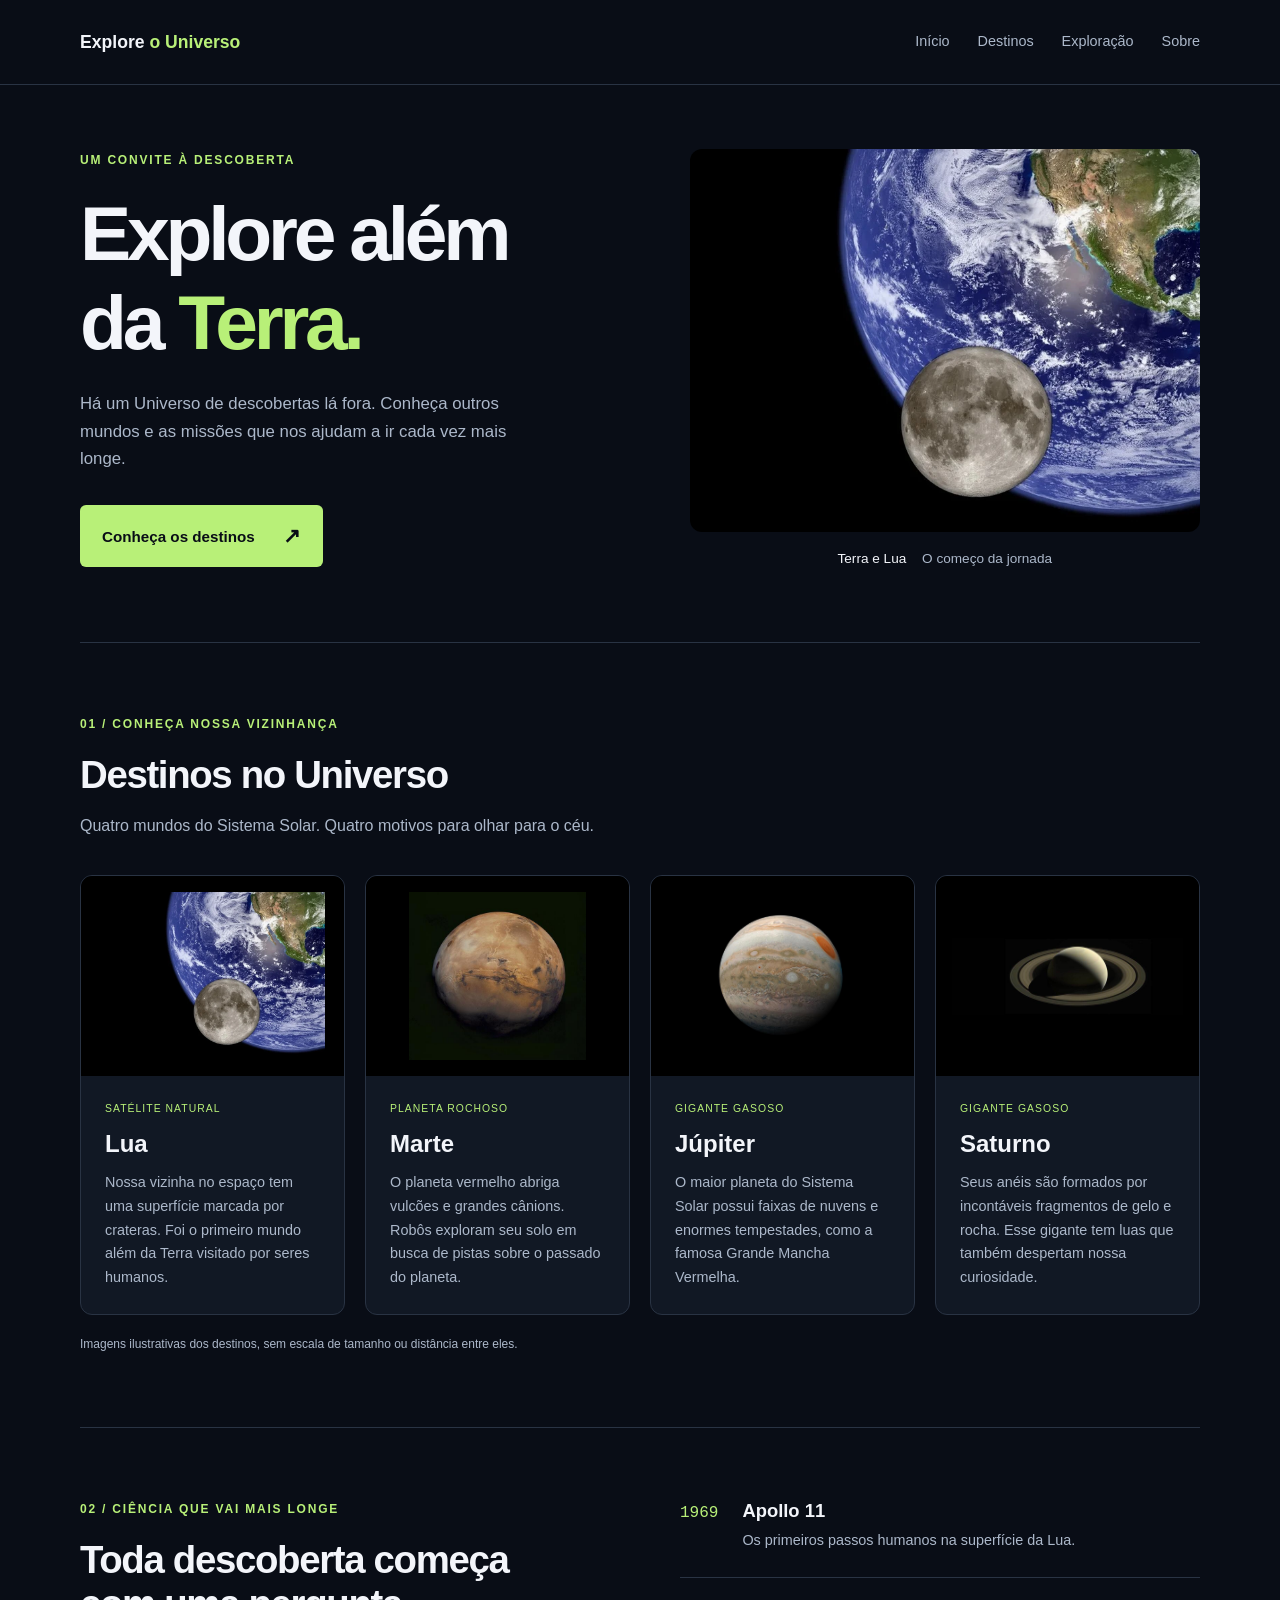
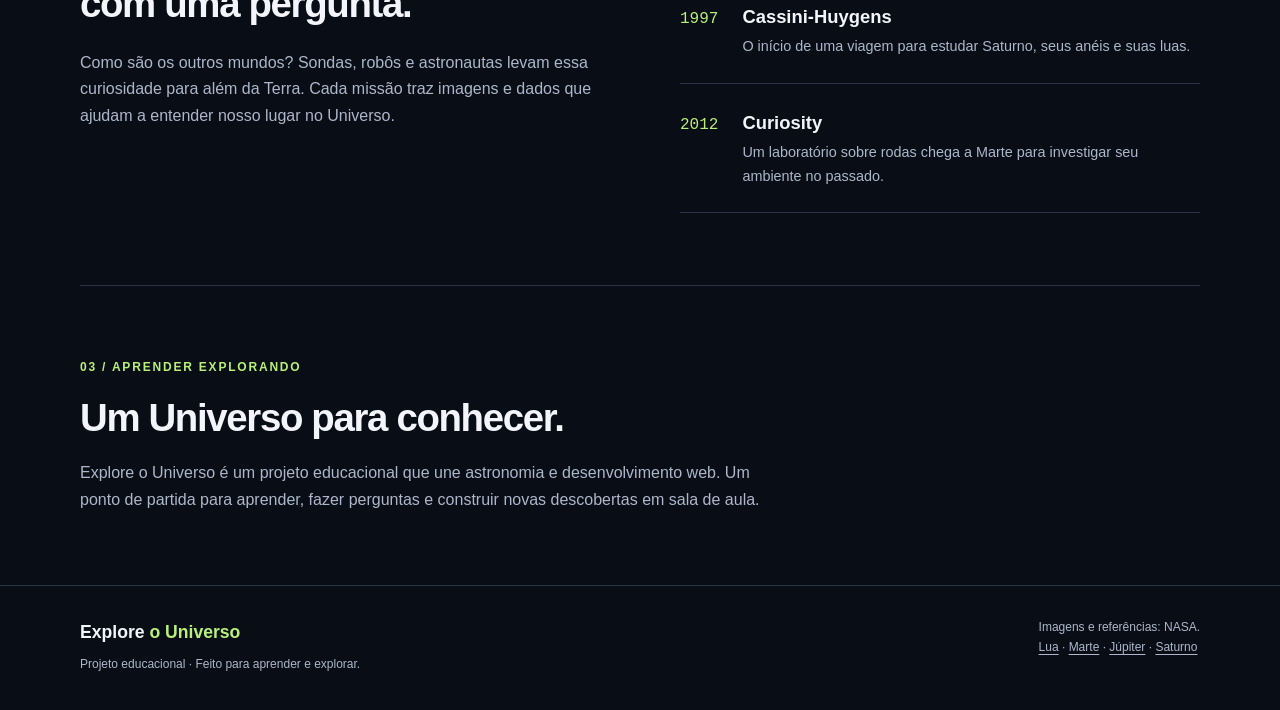
<file: versao0/index.html>
<!DOCTYPE html>
<html lang="pt-BR">
<head>
  <meta charset="UTF-8">
  <meta name="viewport" content="width=device-width, initial-scale=1.0">
  <meta name="description" content="Conheça a Lua, Marte, Júpiter e Saturno e descubra um pouco da história da exploração espacial.">
  <title>Explore o Universo</title>
  <link rel="stylesheet" href="css/estilos.css">
</head>
<body>
  <header class="cabecalho">
    <div class="container cabecalho-conteudo">
      <h1 class="marca"><a href="#inicio">Explore <span>o Universo</span></a></h1>
      <nav aria-label="Navegação principal">
        <ul class="menu">
          <li><a href="#inicio">Início</a></li>
          <li><a href="#destinos">Destinos</a></li>
          <li><a href="#exploracao">Exploração</a></li>
          <li><a href="#sobre">Sobre</a></li>
        </ul>
      </nav>
    </div>
  </header>

  <main>
    <section class="destaque container" id="inicio" aria-labelledby="titulo-destaque">
      <div class="destaque-texto">
        <p class="etiqueta">Um convite à descoberta</p>
        <h2 id="titulo-destaque">Explore além<br>da <span>Terra.</span></h2>
        <p class="introducao">Há um Universo de descobertas lá fora. Conheça outros mundos e as missões que nos ajudam a ir cada vez mais longe.</p>
        <a class="botao" href="#destinos">Conheça os destinos <span aria-hidden="true">↗</span></a>
      </div>
      <figure class="destaque-imagem">
        <img src="img/lua.webp" alt="Composição mostrando a Lua em primeiro plano e a Terra ao fundo." width="1000" height="750">
        <figcaption>Terra e Lua <span>O começo da jornada</span></figcaption>
      </figure>
    </section>

    <section class="destinos secao container" id="destinos" aria-labelledby="titulo-destinos">
      <p class="etiqueta">01 / Conheça nossa vizinhança</p>
      <h2 id="titulo-destinos">Destinos no Universo</h2>
      <p class="descricao-secao">Quatro mundos do Sistema Solar. Quatro motivos para olhar para o céu.</p>

      <div class="grade-destinos">
        <article class="card-destino">
          <img src="img/lua.webp" alt="Lua com áreas claras e escuras, em uma composição com a Terra ao fundo." width="760" height="570">
          <div class="card-conteudo">
            <p class="categoria">Satélite natural</p>
            <h3>Lua</h3>
            <p class="descricao-card">Nossa vizinha no espaço tem uma superfície marcada por crateras. Foi o primeiro mundo além da Terra visitado por seres humanos.</p>
          </div>
        </article>

        <article class="card-destino">
          <img src="img/marte.jpg" alt="Marte visto do espaço, com superfície em tons avermelhados." width="506" height="480">
          <div class="card-conteudo">
            <p class="categoria">Planeta rochoso</p>
            <h3>Marte</h3>
            <p class="descricao-card">O planeta vermelho abriga vulcões e grandes cânions. Robôs exploram seu solo em busca de pistas sobre o passado do planeta.</p>
          </div>
        </article>

        <article class="card-destino">
          <img src="img/jupiter.jpg" alt="Júpiter com faixas de nuvens e uma grande tempestade oval." width="750" height="750">
          <div class="card-conteudo">
            <p class="categoria">Gigante gasoso</p>
            <h3>Júpiter</h3>
            <p class="descricao-card">O maior planeta do Sistema Solar possui faixas de nuvens e enormes tempestades, como a famosa Grande Mancha Vermelha.</p>
          </div>
        </article>

        <article class="card-destino">
          <img src="img/saturno.jpg" alt="Saturno envolvido por seus amplos anéis, contra o fundo escuro do espaço." width="960" height="320">
          <div class="card-conteudo">
            <p class="categoria">Gigante gasoso</p>
            <h3>Saturno</h3>
            <p class="descricao-card">Seus anéis são formados por incontáveis fragmentos de gelo e rocha. Esse gigante tem luas que também despertam nossa curiosidade.</p>
          </div>
        </article>
      </div>
      <p class="nota">Imagens ilustrativas dos destinos, sem escala de tamanho ou distância entre eles.</p>
    </section>

    <section class="exploracao secao container" id="exploracao" aria-labelledby="titulo-exploracao">
      <div>
        <p class="etiqueta">02 / Ciência que vai mais longe</p>
        <h2 id="titulo-exploracao">Toda descoberta começa com uma pergunta.</h2>
        <p>Como são os outros mundos? Sondas, robôs e astronautas levam essa curiosidade para além da Terra. Cada missão traz imagens e dados que ajudam a entender nosso lugar no Universo.</p>
      </div>
      <ol class="missoes" aria-label="Marcos da exploração espacial">
        <li><span class="ano">1969</span><div><h3>Apollo 11</h3><p>Os primeiros passos humanos na superfície da Lua.</p></div></li>
        <li><span class="ano">1997</span><div><h3>Cassini-Huygens</h3><p>O início de uma viagem para estudar Saturno, seus anéis e suas luas.</p></div></li>
        <li><span class="ano">2012</span><div><h3>Curiosity</h3><p>Um laboratório sobre rodas chega a Marte para investigar seu ambiente no passado.</p></div></li>
      </ol>
    </section>

    <section class="sobre secao container" id="sobre" aria-labelledby="titulo-sobre">
      <p class="etiqueta">03 / Aprender explorando</p>
      <h2 id="titulo-sobre">Um Universo para conhecer.</h2>
      <p>Explore o Universo é um projeto educacional que une astronomia e desenvolvimento web. Um ponto de partida para aprender, fazer perguntas e construir novas descobertas em sala de aula.</p>
    </section>
  </main>

  <footer class="rodape">
    <div class="container rodape-conteudo">
      <div><p class="marca">Explore <span>o Universo</span></p><p class="texto-rodape">Projeto educacional · Feito para aprender e explorar.</p></div>
      <p class="creditos">Imagens e referências: NASA.<br>
        <a href="https://science.nasa.gov/moon/">Lua</a> ·
        <a href="https://science.nasa.gov/mars/">Marte</a> ·
        <a href="https://science.nasa.gov/jupiter/">Júpiter</a> ·
        <a href="https://science.nasa.gov/saturn/">Saturno</a>
      </p>
    </div>
  </footer>
</body>
</html>
</file>
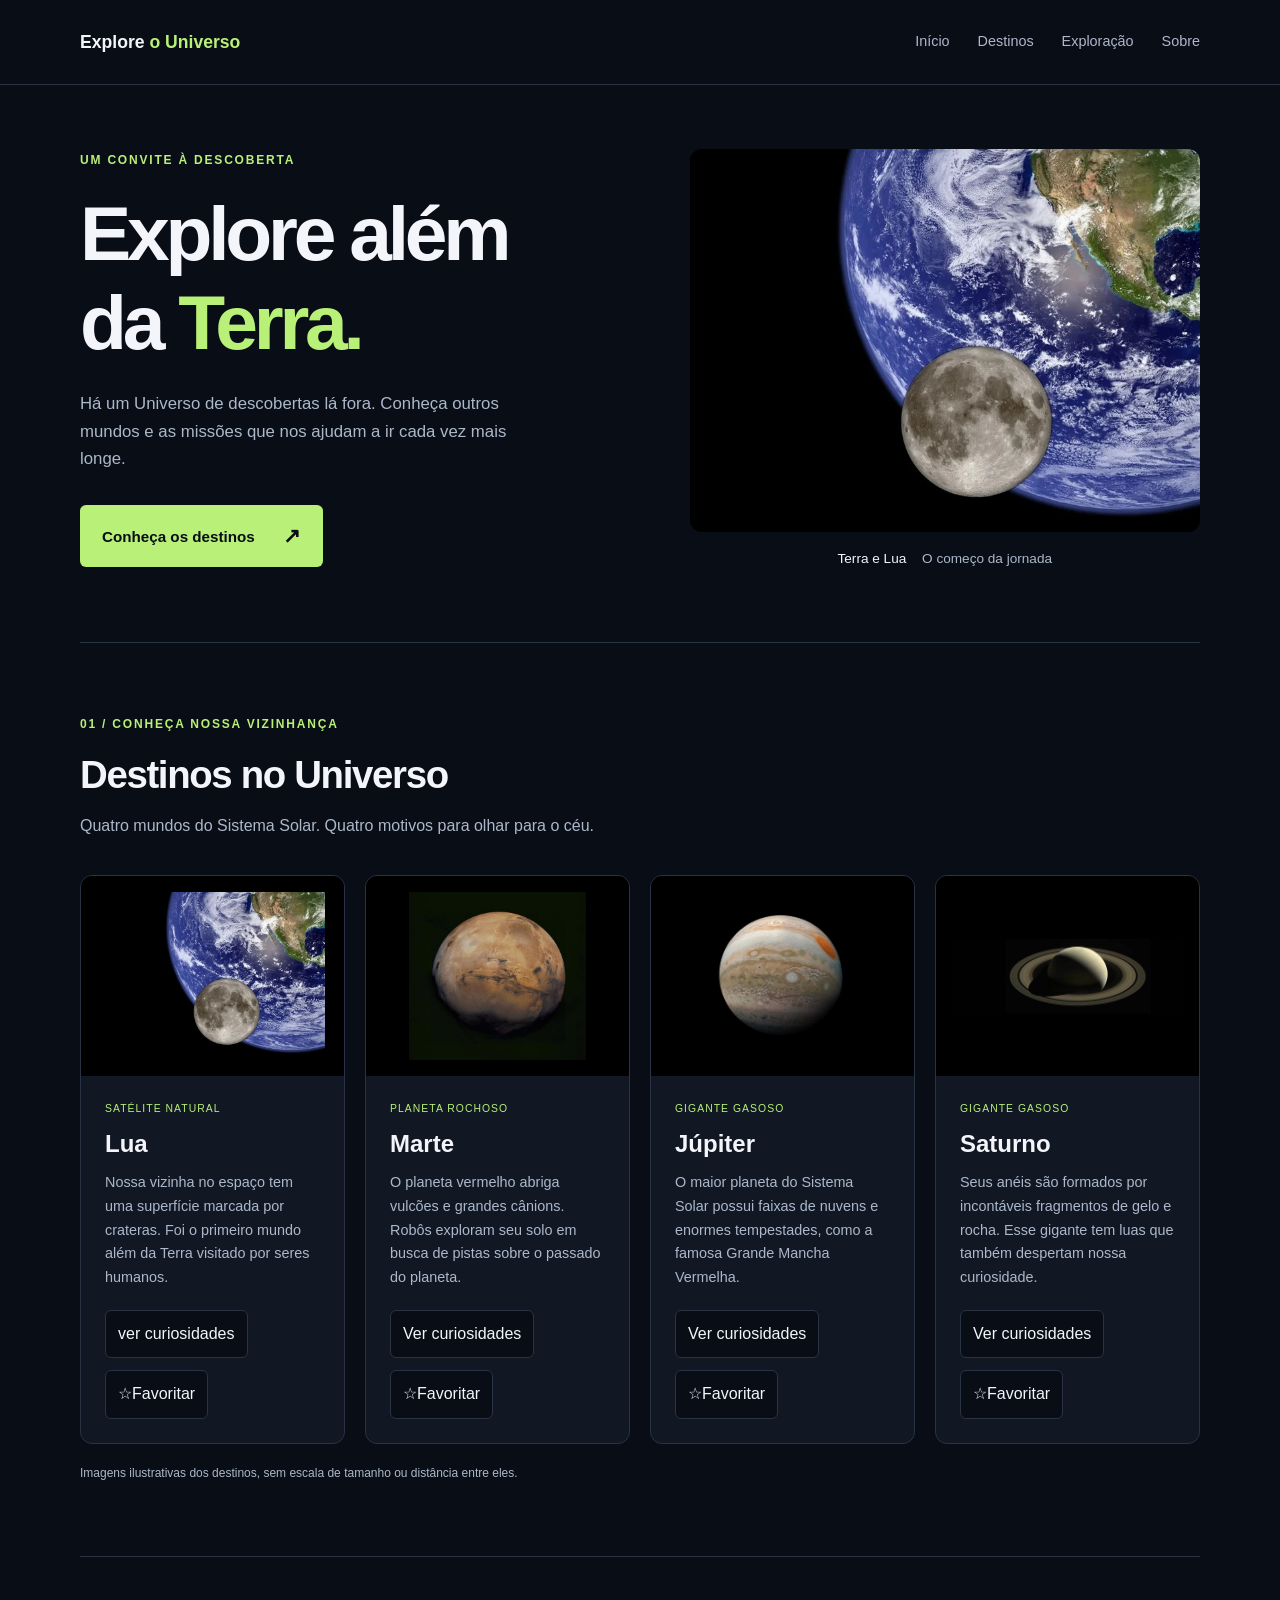
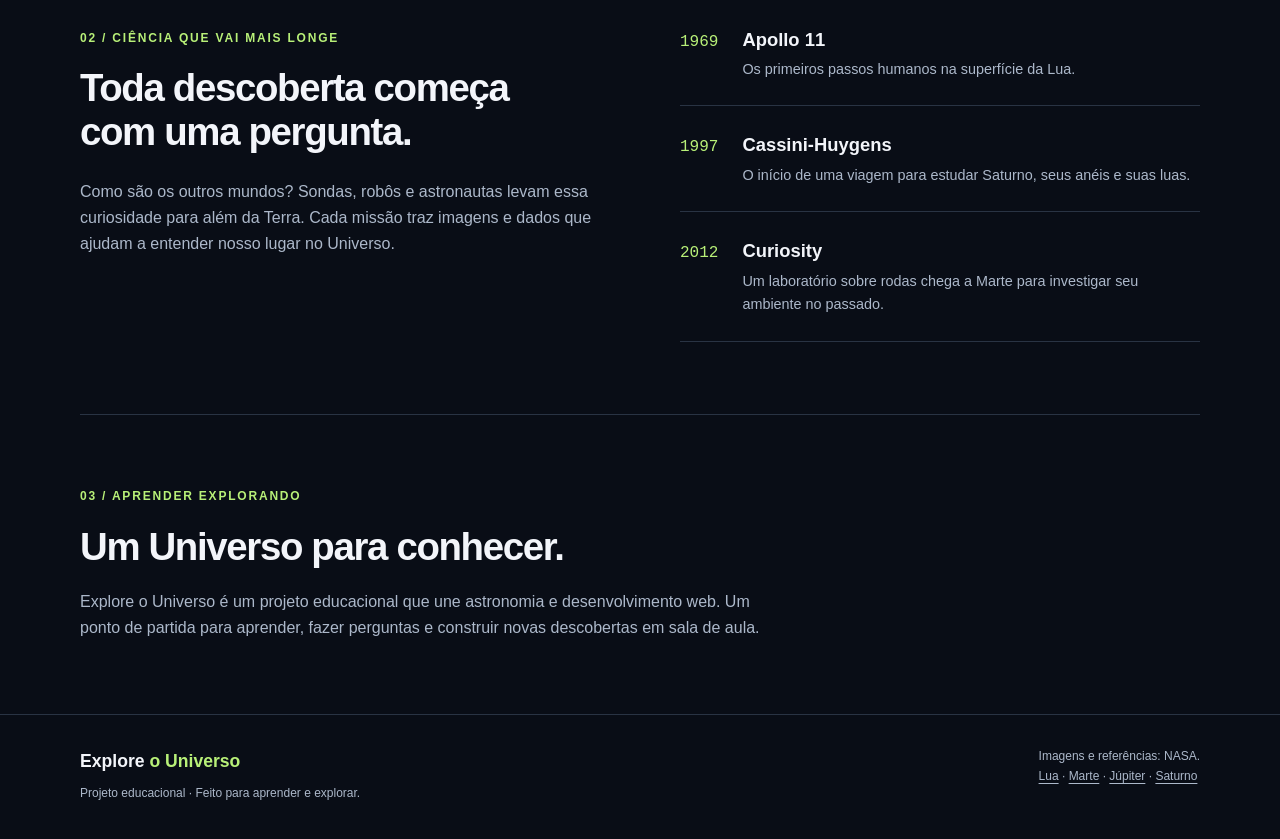
<file: versao1/index.html>
<!DOCTYPE html>
<html lang="pt-BR">
<head>
  <meta charset="UTF-8">
  <meta name="viewport" content="width=device-width, initial-scale=1.0">
  <meta name="description" content="Conheça a Lua, Marte, Júpiter e Saturno e descubra um pouco da história da exploração espacial.">
  <title>Explore o Universo</title>
  <link rel="stylesheet" href="css/estilos.css">
</head>
<body>
  <header class="cabecalho">
    <div class="container cabecalho-conteudo">
      <h1 class="marca"><a href="#inicio">Explore <span>o Universo</span></a></h1>
      <nav aria-label="Navegação principal">
        <ul class="menu">
          <li><a href="#inicio">Início</a></li>
          <li><a href="#destinos">Destinos</a></li>
          <li><a href="#exploracao">Exploração</a></li>
          <li><a href="#sobre">Sobre</a></li>
        </ul>
      </nav>
    </div>
  </header>

  <main>
    <section class="destaque container" id="inicio" aria-labelledby="titulo-destaque">
      <div class="destaque-texto">
        <p class="etiqueta">Um convite à descoberta</p>
        <h2 id="titulo-destaque">Explore além<br>da <span>Terra.</span></h2>
        <p class="introducao">Há um Universo de descobertas lá fora. Conheça outros mundos e as missões que nos ajudam a ir cada vez mais longe.</p>
        <a class="botao" href="#destinos">Conheça os destinos <span aria-hidden="true">↗</span></a>
      </div>
      <figure class="destaque-imagem">
        <img src="img/lua.webp" alt="Composição mostrando a Lua em primeiro plano e a Terra ao fundo." width="1000" height="750">
        <figcaption>Terra e Lua <span>O começo da jornada</span></figcaption>
      </figure>
    </section>

    <section class="destinos secao container" id="destinos" aria-labelledby="titulo-destinos">
      <p class="etiqueta">01 / Conheça nossa vizinhança</p>
      <h2 id="titulo-destinos">Destinos no Universo</h2>
      <p class="descricao-secao">Quatro mundos do Sistema Solar. Quatro motivos para olhar para o céu.</p>

      <!-- Atributos aria são recursos importantes para sinalizar/avisar ferramentas/tecnologia
       de acessibilidade sobre os diferentes estados dos -->
      <div class="grade-destinos">
        <article class="card-destino">
          <img src="img/lua.webp" alt="Lua com áreas claras e escuras, em uma composição com a Terra ao fundo." width="760" height="570">
          <div class="card-conteudo">
            <p class="categoria">Satélite natural</p>
            <h3>Lua</h3>
            <p class="descricao-card">Nossa vizinha no espaço tem uma superfície marcada por crateras. Foi o primeiro mundo além da Terra visitado por seres humanos.</p>

            <div class="acoes-card">
              <button type="button" class="botao-curiosidade" aria-expanded="false" aria-controls="curiosidade-lua">
                ver curiosidades
              </button>

              <button type="button" class="botao-favorito" aria-pressed="false"> ☆Favoritar</button>
            </div>
            <p class="curiosidade" id="curiosidade-lua" hidden>A Lua leva aproximadamente 27 dias para dar uma volta ao redor da Terra.</p>
          </div>
        </article>

        <article class="card-destino">
          <img src="img/marte.jpg" alt="Marte visto do espaço, com superfície em tons avermelhados." width="506" height="480">
          <div class="card-conteudo">
            <p class="categoria">Planeta rochoso</p>
            <h3>Marte</h3>
            <p class="descricao-card">O planeta vermelho abriga vulcões e grandes cânions. Robôs exploram seu solo em busca de pistas sobre o passado do planeta.</p>
            <div class="acoes-card">
 
              <button type="button" class="botao-curiosidade" aria_expanded="false" aria-controls="curiosidade lua">
                Ver curiosidades
 
              </button>
              <!--Atributos ARIA-* Recurusos importantes para sinalizar/avisar ferramentas/tecnologias de acessibilidade sobre diferentes estados dos elementos da página -->
              <button type="button" class="botao-favorito" aria-pressed="false" aria-controls="curiosidade lua">
               ☆Favoritar
 
              </button>
 
              <p class="curiosidade" hidden>
              Um dia em marte dura cerca de 24 horas e 30  minutos
            </p>
 
 
            </div>
          </div>
        </article>

        <article class="card-destino">
          <img src="img/jupiter.jpg" alt="Júpiter com faixas de nuvens e uma grande tempestade oval." width="750" height="750">
          <div class="card-conteudo">
            <p class="categoria">Gigante gasoso</p>
            <h3>Júpiter</h3>
            <p class="descricao-card">O maior planeta do Sistema Solar possui faixas de nuvens e enormes tempestades, como a famosa Grande Mancha Vermelha.</p>
            <div class="acoes-card">
 
              <button type="button" class="botao-curiosidade" aria_expanded="false" aria-controls="curiosidade lua">
                Ver curiosidades
 
              </button>
              <!--Atributos ARIA-* Recurusos importantes para sinalizar/avisar ferramentas/tecnologias de acessibilidade sobre diferentes estados dos elementos da página -->
              <button type="button" class="botao-favorito" aria-pressed="false" aria-controls="curiosidade lua">
               ☆Favoritar
 
              </button>
 
              <p class="curiosidade" hidden>
                Júpiter leva cerca de 12 anos terrestres para completar uma volta ao redor do sol
 
            </p>
 
 
            </div>
          </div>
        </article>

        <article class="card-destino">
          <img src="img/saturno.jpg" alt="Saturno envolvido por seus amplos anéis, contra o fundo escuro do espaço." width="960" height="320">
          <div class="card-conteudo">
            <p class="categoria">Gigante gasoso</p>
            <h3>Saturno</h3>
            <p class="descricao-card">Seus anéis são formados por incontáveis fragmentos de gelo e rocha. Esse gigante tem luas que também despertam nossa curiosidade.</p>

            <div class="acoes-card">
 
              <button type="button" class="botao-curiosidade" aria_expanded="false" aria-controls="curiosidade lua">
                Ver curiosidades
 
              </button>
              <!--Atributos ARIA-* Recurusos importantes para sinalizar/avisar ferramentas/tecnologias de acessibilidade sobre diferentes estados dos elementos da página -->
              <button type="button" class="botao-favorito" aria-pressed="false" aria-controls="curiosidade lua">
               ☆Favoritar
 
              </button>
 
              <p class="curiosidade" hidden>
              Saturno leva aproximadamente 29 anos terrestres para completar uma volta ao redor do sol
            </p>
 
 
            </div>

          </div>
        </article>
      </div>
      <p class="nota">Imagens ilustrativas dos destinos, sem escala de tamanho ou distância entre eles.</p>
    </section>

    <section class="exploracao secao container" id="exploracao" aria-labelledby="titulo-exploracao">
      <div>
        <p class="etiqueta">02 / Ciência que vai mais longe</p>
        <h2 id="titulo-exploracao">Toda descoberta começa com uma pergunta.</h2>
        <p>Como são os outros mundos? Sondas, robôs e astronautas levam essa curiosidade para além da Terra. Cada missão traz imagens e dados que ajudam a entender nosso lugar no Universo.</p>
      </div>
      <ol class="missoes" aria-label="Marcos da exploração espacial">
        <li><span class="ano">1969</span><div><h3>Apollo 11</h3><p>Os primeiros passos humanos na superfície da Lua.</p></div></li>
        <li><span class="ano">1997</span><div><h3>Cassini-Huygens</h3><p>O início de uma viagem para estudar Saturno, seus anéis e suas luas.</p></div></li>
        <li><span class="ano">2012</span><div><h3>Curiosity</h3><p>Um laboratório sobre rodas chega a Marte para investigar seu ambiente no passado.</p></div></li>
      </ol>
    </section>

    <section class="sobre secao container" id="sobre" aria-labelledby="titulo-sobre">
      <p class="etiqueta">03 / Aprender explorando</p>
      <h2 id="titulo-sobre">Um Universo para conhecer.</h2>
      <p>Explore o Universo é um projeto educacional que une astronomia e desenvolvimento web. Um ponto de partida para aprender, fazer perguntas e construir novas descobertas em sala de aula.</p>
    </section>
  </main>

  <footer class="rodape">
    <div class="container rodape-conteudo">
      <div><p class="marca">Explore <span>o Universo</span></p><p class="texto-rodape">Projeto educacional · Feito para aprender e explorar.</p></div>
      <p class="creditos">Imagens e referências: NASA.<br>
        <a href="https://science.nasa.gov/moon/">Lua</a> ·
        <a href="https://science.nasa.gov/mars/">Marte</a> ·
        <a href="https://science.nasa.gov/jupiter/">Júpiter</a> ·
        <a href="https://science.nasa.gov/saturn/">Saturno</a>
      </p>
    </div>
  </footer>
<script src="js/script.js"></script>


</body>
</html>
</file>
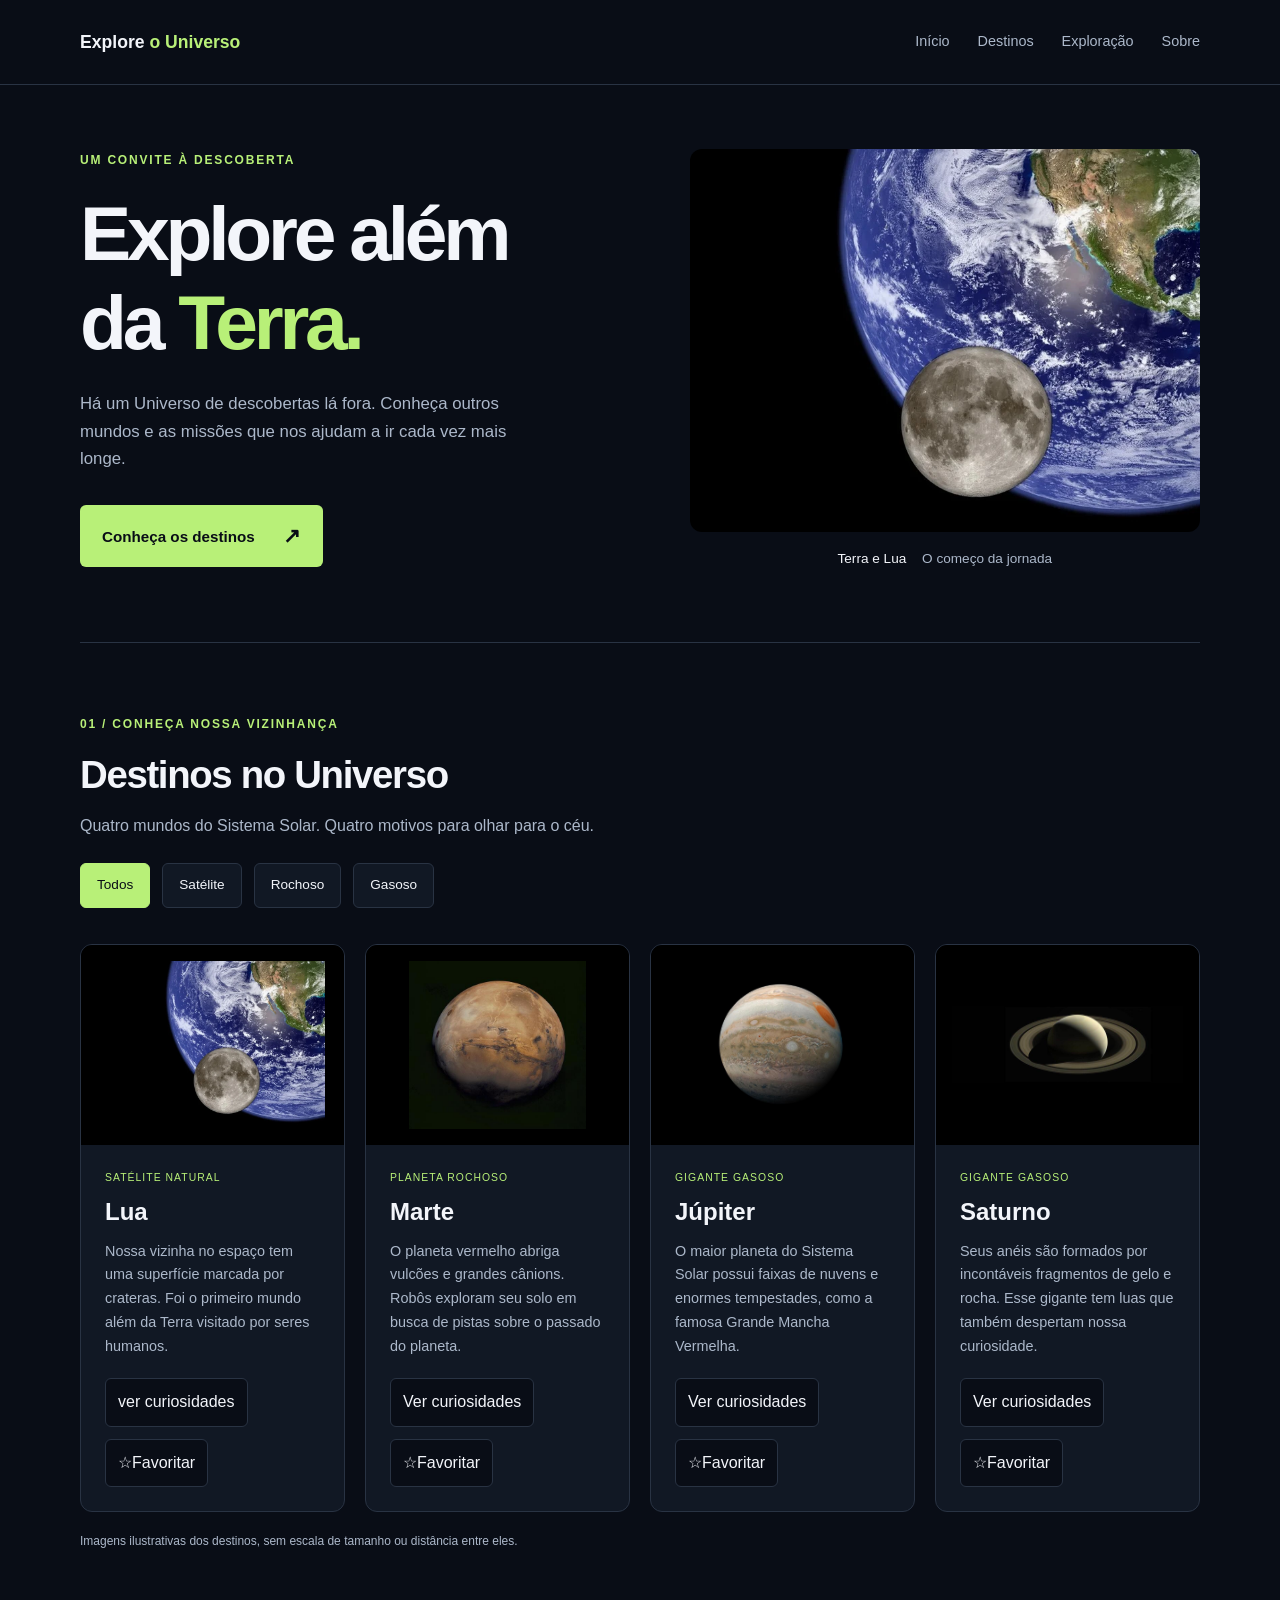
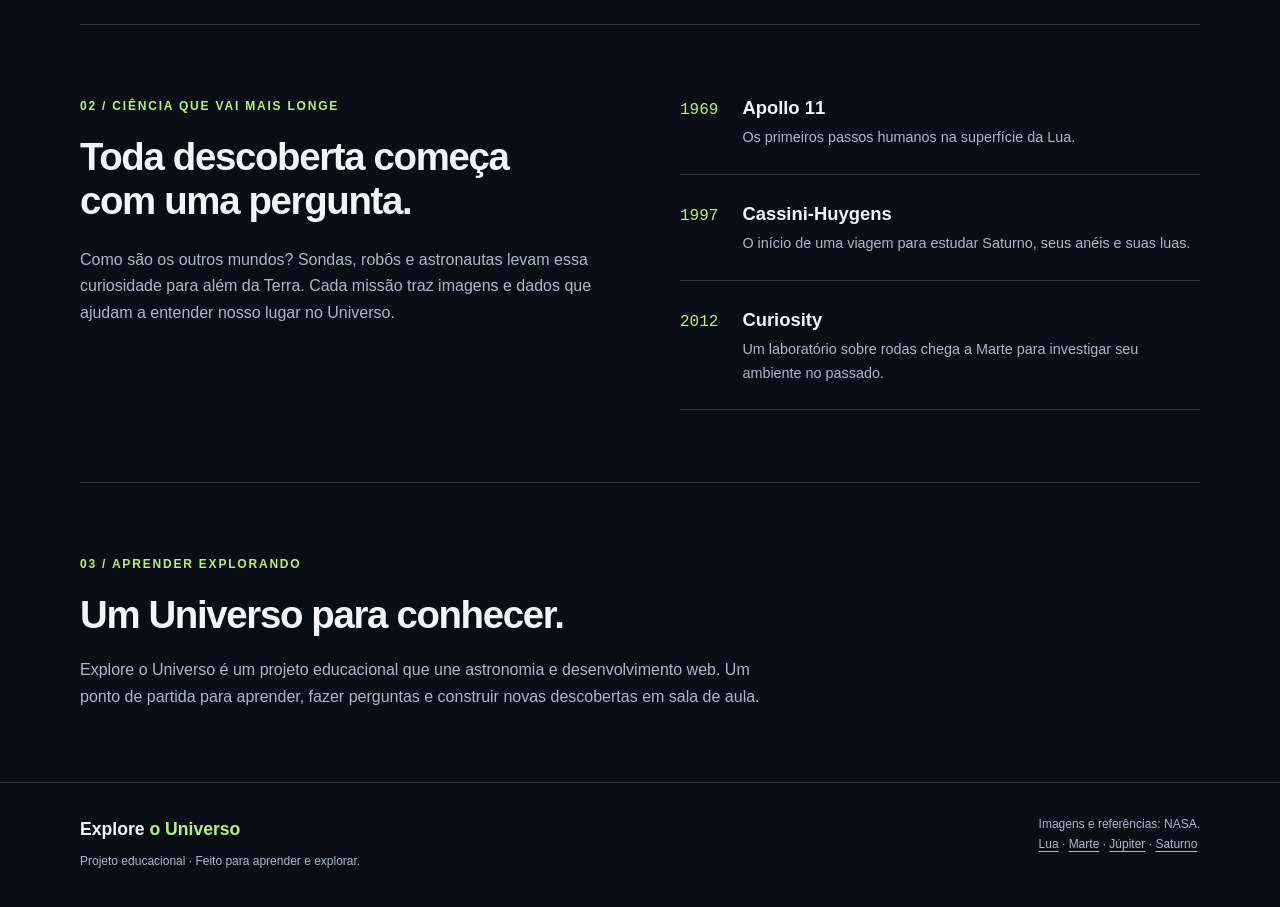
<file: versao2/index.html>
<!DOCTYPE html>
<html lang="pt-BR">
<head>
  <meta charset="UTF-8">
  <meta name="viewport" content="width=device-width, initial-scale=1.0">
  <meta name="description" content="Conheça a Lua, Marte, Júpiter e Saturno e descubra um pouco da história da exploração espacial.">
  <title>Explore o Universo</title>
  <link rel="stylesheet" href="css/estilos.css">
</head>
<body>
  <header class="cabecalho">
    <div class="container cabecalho-conteudo">
      <h1 class="marca"><a href="#inicio">Explore <span>o Universo</span></a></h1>
      <nav aria-label="Navegação principal">
        <ul class="menu">
          <li><a href="#inicio">Início</a></li>
          <li><a href="#destinos">Destinos</a></li>
          <li><a href="#exploracao">Exploração</a></li>
          <li><a href="#sobre">Sobre</a></li>
        </ul>
      </nav>
    </div>
  </header>

  <main>
    <section class="destaque container" id="inicio" aria-labelledby="titulo-destaque">
      <div class="destaque-texto">
        <p class="etiqueta">Um convite à descoberta</p>
        <h2 id="titulo-destaque">Explore além<br>da <span>Terra.</span></h2>
        <p class="introducao">Há um Universo de descobertas lá fora. Conheça outros mundos e as missões que nos ajudam a ir cada vez mais longe.</p>
        <a class="botao" href="#destinos">Conheça os destinos <span aria-hidden="true">↗</span></a>
      </div>
      <figure class="destaque-imagem">
        <img src="img/lua.webp" alt="Composição mostrando a Lua em primeiro plano e a Terra ao fundo." width="1000" height="750">
        <figcaption>Terra e Lua <span>O começo da jornada</span></figcaption>
      </figure>
    </section>

    <section class="destinos secao container" id="destinos" aria-labelledby="titulo-destinos">
      <p class="etiqueta">01 / Conheça nossa vizinhança</p>
      <h2 id="titulo-destinos">Destinos no Universo</h2>
      <p class="descricao-secao">Quatro mundos do Sistema Solar. Quatro motivos para olhar para o céu.</p>

      <!-- Atributos aria são recursos importantes para sinalizar/avisar ferramentas/tecnologia
       de acessibilidade sobre os diferentes estados dos -->

       <div class="filtros-destinos" role="group" aria-label="filtrar destinos por categorias">
        <button data-filtro="todos" type="button" class="filtro-ativo" aria-pressed="true">Todos</button>
       <button data-filtro="satélite" type="button" aria-pressed="false">Satélite</button>
       <button data-filtro="rochoso" type="button" aria-pressed="false">Rochoso</button>
        <button data-filtro="gasoso" type="button" aria-pressed="false">Gasoso</button>
      
      </div>


      <div class="grade-destinos" =>
        <article class="card-destino" data-categoria="satélite">
          <img src="img/lua.webp" alt="Lua com áreas claras e escuras, em uma composição com a Terra ao fundo." width="760" height="570">
          <div class="card-conteudo">
            <p class="categoria">Satélite natural</p>
            <h3>Lua</h3>
            <p class="descricao-card">Nossa vizinha no espaço tem uma superfície marcada por crateras. Foi o primeiro mundo além da Terra visitado por seres humanos.</p>

            <div class="acoes-card">
              <button type="button" class="botao-curiosidade" aria-expanded="false" aria-controls="curiosidade-lua">
                ver curiosidades
              </button>

              <button type="button" class="botao-favorito" aria-pressed="false"> ☆Favoritar</button>
            </div>
            <p class="curiosidade" id="curiosidade-lua" hidden>A Lua leva aproximadamente 27 dias para dar uma volta ao redor da Terra.</p>
          </div>
        </article>

        <article class="card-destino" data-categoria="rochoso">
          <img src="img/marte.jpg" alt="Marte visto do espaço, com superfície em tons avermelhados." width="506" height="480">
          <div class="card-conteudo">
            <p class="categoria">Planeta rochoso</p>
            <h3>Marte</h3>
            <p class="descricao-card">O planeta vermelho abriga vulcões e grandes cânions. Robôs exploram seu solo em busca de pistas sobre o passado do planeta.</p>
            <div class="acoes-card">
 
              <button type="button" class="botao-curiosidade" aria_expanded="false" aria-controls="curiosidade lua">
                Ver curiosidades
 
              </button>
              <!--Atributos ARIA-* Recurusos importantes para sinalizar/avisar ferramentas/tecnologias de acessibilidade sobre diferentes estados dos elementos da página -->
              <button type="button" class="botao-favorito" aria-pressed="false" aria-controls="curiosidade lua">
               ☆Favoritar
 
              </button>
 
              <p class="curiosidade" hidden>
              Um dia em marte dura cerca de 24 horas e 30  minutos
            </p>
 
 
            </div>
          </div>
        </article>

        <article class="card-destino" data-categoria="gasoso">
          <img src="img/jupiter.jpg" alt="Júpiter com faixas de nuvens e uma grande tempestade oval." width="750" height="750">
          <div class="card-conteudo">
            <p class="categoria">Gigante gasoso</p>
            <h3>Júpiter</h3>
            <p class="descricao-card">O maior planeta do Sistema Solar possui faixas de nuvens e enormes tempestades, como a famosa Grande Mancha Vermelha.</p>
            <div class="acoes-card">
 
              <button type="button" class="botao-curiosidade" aria_expanded="false" aria-controls="curiosidade lua">
                Ver curiosidades
 
              </button>
              <!--Atributos ARIA-* Recurusos importantes para sinalizar/avisar ferramentas/tecnologias de acessibilidade sobre diferentes estados dos elementos da página -->
              <button type="button" class="botao-favorito" aria-pressed="false" aria-controls="curiosidade lua">
               ☆Favoritar
 
              </button>
 
              <p class="curiosidade" hidden>
                Júpiter leva cerca de 12 anos terrestres para completar uma volta ao redor do sol
 
            </p>
 
 
            </div>
          </div>
        </article>

        <article class="card-destino" data-categoria="gasoso">
          <img src="img/saturno.jpg" alt="Saturno envolvido por seus amplos anéis, contra o fundo escuro do espaço." width="960" height="320">
          <div class="card-conteudo">
            <p class="categoria">Gigante gasoso</p>
            <h3>Saturno</h3>
            <p class="descricao-card">Seus anéis são formados por incontáveis fragmentos de gelo e rocha. Esse gigante tem luas que também despertam nossa curiosidade.</p>

            <div class="acoes-card">
 
              <button type="button" class="botao-curiosidade" aria_expanded="false" aria-controls="curiosidade lua">
                Ver curiosidades
 
              </button>
              <!--Atributos ARIA-* Recurusos importantes para sinalizar/avisar ferramentas/tecnologias de acessibilidade sobre diferentes estados dos elementos da página -->
              <button type="button" class="botao-favorito" aria-pressed="false" aria-controls="curiosidade lua">
               ☆Favoritar
 
              </button>
 
              <p class="curiosidade" hidden>
              Saturno leva aproximadamente 29 anos terrestres para completar uma volta ao redor do sol
            </p>
 
 
            </div>

          </div>
        </article>
      </div>
      <p class="nota">Imagens ilustrativas dos destinos, sem escala de tamanho ou distância entre eles.</p>
    </section>

    <section class="exploracao secao container" id="exploracao" aria-labelledby="titulo-exploracao">
      <div>
        <p class="etiqueta">02 / Ciência que vai mais longe</p>
        <h2 id="titulo-exploracao">Toda descoberta começa com uma pergunta.</h2>
        <p>Como são os outros mundos? Sondas, robôs e astronautas levam essa curiosidade para além da Terra. Cada missão traz imagens e dados que ajudam a entender nosso lugar no Universo.</p>
      </div>
      <ol class="missoes" aria-label="Marcos da exploração espacial">
        <li><span class="ano">1969</span><div><h3>Apollo 11</h3><p>Os primeiros passos humanos na superfície da Lua.</p></div></li>
        <li><span class="ano">1997</span><div><h3>Cassini-Huygens</h3><p>O início de uma viagem para estudar Saturno, seus anéis e suas luas.</p></div></li>
        <li><span class="ano">2012</span><div><h3>Curiosity</h3><p>Um laboratório sobre rodas chega a Marte para investigar seu ambiente no passado.</p></div></li>
      </ol>
    </section>

    <section class="sobre secao container" id="sobre" aria-labelledby="titulo-sobre">
      <p class="etiqueta">03 / Aprender explorando</p>
      <h2 id="titulo-sobre">Um Universo para conhecer.</h2>
      <p>Explore o Universo é um projeto educacional que une astronomia e desenvolvimento web. Um ponto de partida para aprender, fazer perguntas e construir novas descobertas em sala de aula.</p>
    </section>
  </main>

  <footer class="rodape">
    <div class="container rodape-conteudo">
      <div><p class="marca">Explore <span>o Universo</span></p><p class="texto-rodape">Projeto educacional · Feito para aprender e explorar.</p></div>
      <p class="creditos">Imagens e referências: NASA.<br>
        <a href="https://science.nasa.gov/moon/">Lua</a> ·
        <a href="https://science.nasa.gov/mars/">Marte</a> ·
        <a href="https://science.nasa.gov/jupiter/">Júpiter</a> ·
        <a href="https://science.nasa.gov/saturn/">Saturno</a>
      </p>
    </div>
  </footer>
<script src="js/script.js"></script>


</body>
</html>
</file>
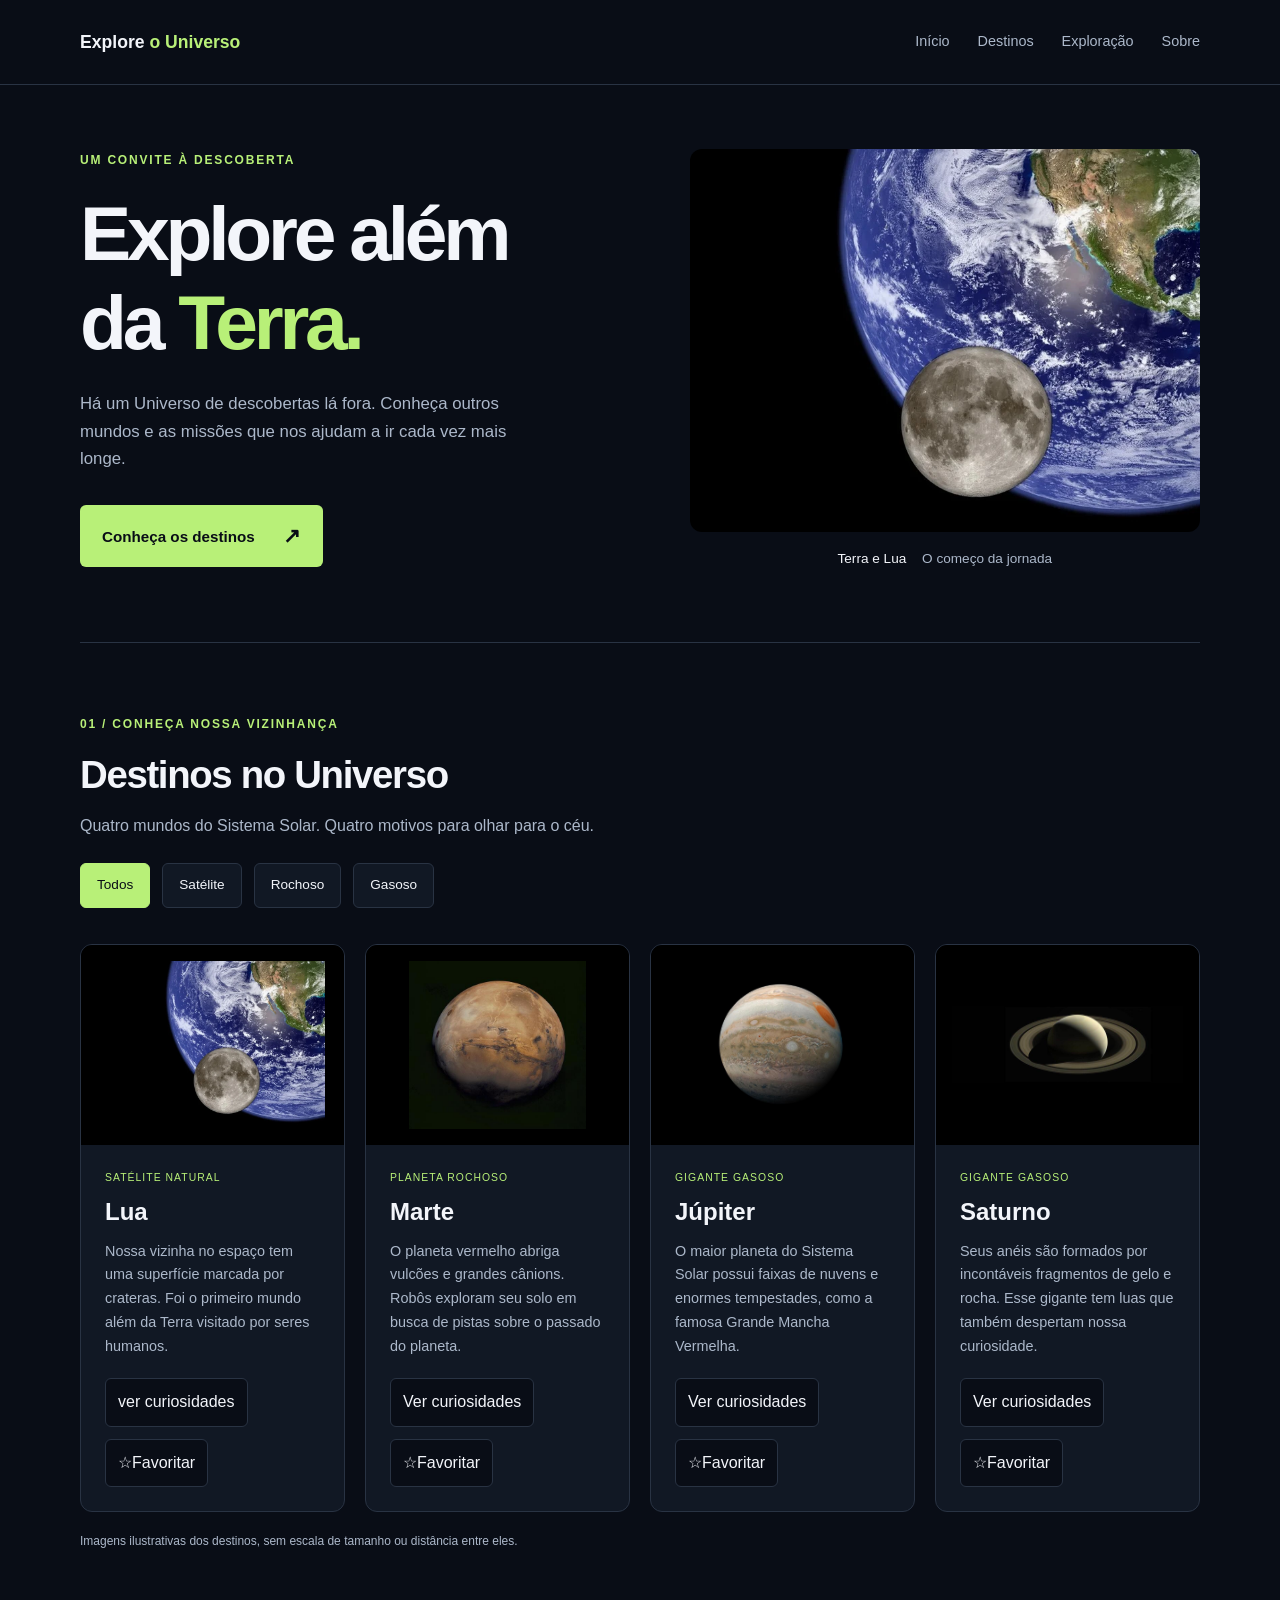
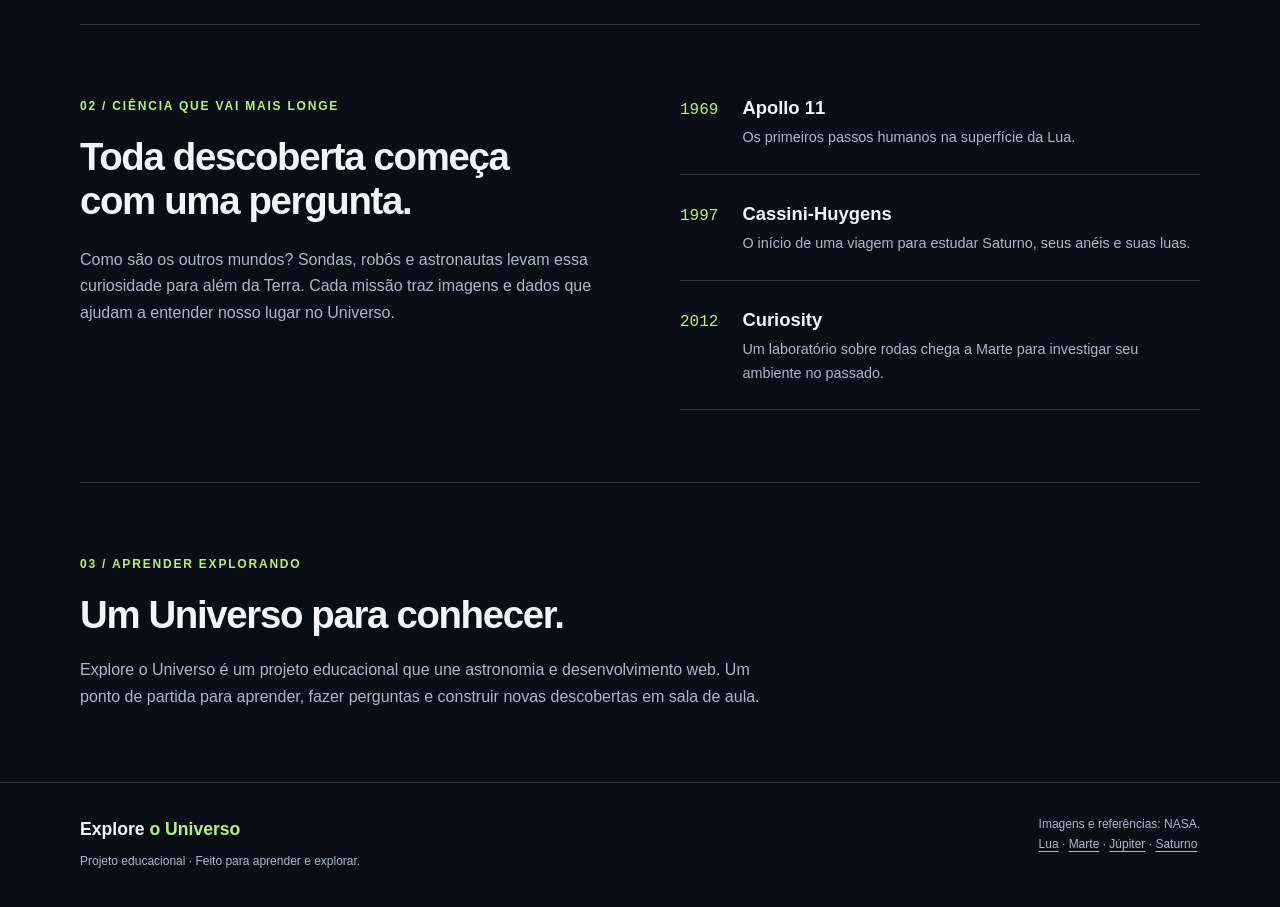
<file: versao3/index.html>
<!DOCTYPE html>
<html lang="pt-BR">
<head>
  <meta charset="UTF-8">
  <meta name="viewport" content="width=device-width, initial-scale=1.0">
  <meta name="description" content="Conheça a Lua, Marte, Júpiter e Saturno e descubra um pouco da história da exploração espacial.">
  <title>Explore o Universo</title>
  <link rel="stylesheet" href="css/estilos.css">
</head>
<body>
  <header class="cabecalho">
    <div class="container cabecalho-conteudo">
      <h1 class="marca"><a href="#inicio">Explore <span>o Universo</span></a></h1>

      <button type="button" class="botao-menu" aria-expanded="false" aria-controls="navegacao-principal">☰ Menu</button>


      <nav aria-label="Navegação principal" id="navegacao-principal" class="navegacao-principal">
        <ul class="menu">
          <li><a href="#inicio">Início</a></li>
          <li><a href="#destinos">Destinos</a></li>
          <li><a href="#exploracao">Exploração</a></li>
          <li><a href="#sobre">Sobre</a></li>
        </ul>
      </nav>
    </div>
  </header>

  <main>
    <section class="destaque container" id="inicio" aria-labelledby="titulo-destaque">
      <div class="destaque-texto">
        <p class="etiqueta">Um convite à descoberta</p>
        <h2 id="titulo-destaque">Explore além<br>da <span>Terra.</span></h2>
        <p class="introducao">Há um Universo de descobertas lá fora. Conheça outros mundos e as missões que nos ajudam a ir cada vez mais longe.</p>
        <a class="botao" href="#destinos">Conheça os destinos <span aria-hidden="true">↗</span></a>
      </div>
      <figure class="destaque-imagem">
        <img src="img/lua.webp" alt="Composição mostrando a Lua em primeiro plano e a Terra ao fundo." width="1000" height="750">
        <figcaption>Terra e Lua <span>O começo da jornada</span></figcaption>
      </figure>
    </section>

    <section class="destinos secao container" id="destinos" aria-labelledby="titulo-destinos">
      <p class="etiqueta">01 / Conheça nossa vizinhança</p>
      <h2 id="titulo-destinos">Destinos no Universo</h2>
      <p class="descricao-secao">Quatro mundos do Sistema Solar. Quatro motivos para olhar para o céu.</p>

      <!-- Atributos aria são recursos importantes para sinalizar/avisar ferramentas/tecnologia
       de acessibilidade sobre os diferentes estados dos -->

       <div class="filtros-destinos" role="group" aria-label="filtrar destinos por categorias">
        <button data-filtro="todos" type="button" class="filtro-ativo" aria-pressed="true">Todos</button>
       <button data-filtro="satélite" type="button" aria-pressed="false">Satélite</button>
       <button data-filtro="rochoso" type="button" aria-pressed="false">Rochoso</button>
        <button data-filtro="gasoso" type="button" aria-pressed="false">Gasoso</button>
      
      </div>


      <div class="grade-destinos" =>
        <article class="card-destino" data-categoria="satélite">
          <img src="img/lua.webp" alt="Lua com áreas claras e escuras, em uma composição com a Terra ao fundo." width="760" height="570">
          <div class="card-conteudo">
            <p class="categoria">Satélite natural</p>
            <h3>Lua</h3>
            <p class="descricao-card">Nossa vizinha no espaço tem uma superfície marcada por crateras. Foi o primeiro mundo além da Terra visitado por seres humanos.</p>

            <div class="acoes-card">
              <button type="button" class="botao-curiosidade" aria-expanded="false" aria-controls="curiosidade-lua">
                ver curiosidades
              </button>

              <button type="button" class="botao-favorito" aria-pressed="false"> ☆Favoritar</button>
            </div>
            <p class="curiosidade" id="curiosidade-lua" hidden>A Lua leva aproximadamente 27 dias para dar uma volta ao redor da Terra.</p>
          </div>
        </article>

        <article class="card-destino" data-categoria="rochoso">
          <img src="img/marte.jpg" alt="Marte visto do espaço, com superfície em tons avermelhados." width="506" height="480">
          <div class="card-conteudo">
            <p class="categoria">Planeta rochoso</p>
            <h3>Marte</h3>
            <p class="descricao-card">O planeta vermelho abriga vulcões e grandes cânions. Robôs exploram seu solo em busca de pistas sobre o passado do planeta.</p>
            <div class="acoes-card">
 
              <button type="button" class="botao-curiosidade" aria_expanded="false" aria-controls="curiosidade lua">
                Ver curiosidades
 
              </button>
              <!--Atributos ARIA-* Recurusos importantes para sinalizar/avisar ferramentas/tecnologias de acessibilidade sobre diferentes estados dos elementos da página -->
              <button type="button" class="botao-favorito" aria-pressed="false" aria-controls="curiosidade lua">
               ☆Favoritar
 
              </button>
 
              <p class="curiosidade" hidden>
              Um dia em marte dura cerca de 24 horas e 30  minutos
            </p>
 
 
            </div>
          </div>
        </article>

        <article class="card-destino" data-categoria="gasoso">
          <img src="img/jupiter.jpg" alt="Júpiter com faixas de nuvens e uma grande tempestade oval." width="750" height="750">
          <div class="card-conteudo">
            <p class="categoria">Gigante gasoso</p>
            <h3>Júpiter</h3>
            <p class="descricao-card">O maior planeta do Sistema Solar possui faixas de nuvens e enormes tempestades, como a famosa Grande Mancha Vermelha.</p>
            <div class="acoes-card">
 
              <button type="button" class="botao-curiosidade" aria_expanded="false" aria-controls="curiosidade lua">
                Ver curiosidades
 
              </button>
              <!--Atributos ARIA-* Recurusos importantes para sinalizar/avisar ferramentas/tecnologias de acessibilidade sobre diferentes estados dos elementos da página -->
              <button type="button" class="botao-favorito" aria-pressed="false" aria-controls="curiosidade lua">
               ☆Favoritar
 
              </button>
 
              <p class="curiosidade" hidden>
                Júpiter leva cerca de 12 anos terrestres para completar uma volta ao redor do sol
 
            </p>
 
 
            </div>
          </div>
        </article>

        <article class="card-destino" data-categoria="gasoso">
          <img src="img/saturno.jpg" alt="Saturno envolvido por seus amplos anéis, contra o fundo escuro do espaço." width="960" height="320">
          <div class="card-conteudo">
            <p class="categoria">Gigante gasoso</p>
            <h3>Saturno</h3>
            <p class="descricao-card">Seus anéis são formados por incontáveis fragmentos de gelo e rocha. Esse gigante tem luas que também despertam nossa curiosidade.</p>

            <div class="acoes-card">
 
              <button type="button" class="botao-curiosidade" aria_expanded="false" aria-controls="curiosidade lua">
                Ver curiosidades
 
              </button>
              <!--Atributos ARIA-* Recurusos importantes para sinalizar/avisar ferramentas/tecnologias de acessibilidade sobre diferentes estados dos elementos da página -->
              <button type="button" class="botao-favorito" aria-pressed="false" aria-controls="curiosidade lua">
               ☆Favoritar
 
              </button>
 
              <p class="curiosidade" hidden>
              Saturno leva aproximadamente 29 anos terrestres para completar uma volta ao redor do sol
            </p>
 
 
            </div>

          </div>
        </article>
      </div>
      <p class="nota">Imagens ilustrativas dos destinos, sem escala de tamanho ou distância entre eles.</p>
    </section>

    <section class="exploracao secao container" id="exploracao" aria-labelledby="titulo-exploracao">
      <div>
        <p class="etiqueta">02 / Ciência que vai mais longe</p>
        <h2 id="titulo-exploracao">Toda descoberta começa com uma pergunta.</h2>
        <p>Como são os outros mundos? Sondas, robôs e astronautas levam essa curiosidade para além da Terra. Cada missão traz imagens e dados que ajudam a entender nosso lugar no Universo.</p>
      </div>
      <ol class="missoes" aria-label="Marcos da exploração espacial">
        <li><span class="ano">1969</span><div><h3>Apollo 11</h3><p>Os primeiros passos humanos na superfície da Lua.</p></div></li>
        <li><span class="ano">1997</span><div><h3>Cassini-Huygens</h3><p>O início de uma viagem para estudar Saturno, seus anéis e suas luas.</p></div></li>
        <li><span class="ano">2012</span><div><h3>Curiosity</h3><p>Um laboratório sobre rodas chega a Marte para investigar seu ambiente no passado.</p></div></li>
      </ol>
    </section>

    <section class="sobre secao container" id="sobre" aria-labelledby="titulo-sobre">
      <p class="etiqueta">03 / Aprender explorando</p>
      <h2 id="titulo-sobre">Um Universo para conhecer.</h2>
      <p>Explore o Universo é um projeto educacional que une astronomia e desenvolvimento web. Um ponto de partida para aprender, fazer perguntas e construir novas descobertas em sala de aula.</p>
    </section>
  </main>

  <footer class="rodape">
    <div class="container rodape-conteudo">
      <div><p class="marca">Explore <span>o Universo</span></p><p class="texto-rodape">Projeto educacional · Feito para aprender e explorar.</p></div>
      <p class="creditos">Imagens e referências: NASA.<br>
        <a href="https://science.nasa.gov/moon/">Lua</a> ·
        <a href="https://science.nasa.gov/mars/">Marte</a> ·
        <a href="https://science.nasa.gov/jupiter/">Júpiter</a> ·
        <a href="https://science.nasa.gov/saturn/">Saturno</a>
      </p>
    </div>
  </footer>
<script src="js/script.js"></script>


</body>
</html>
</file>
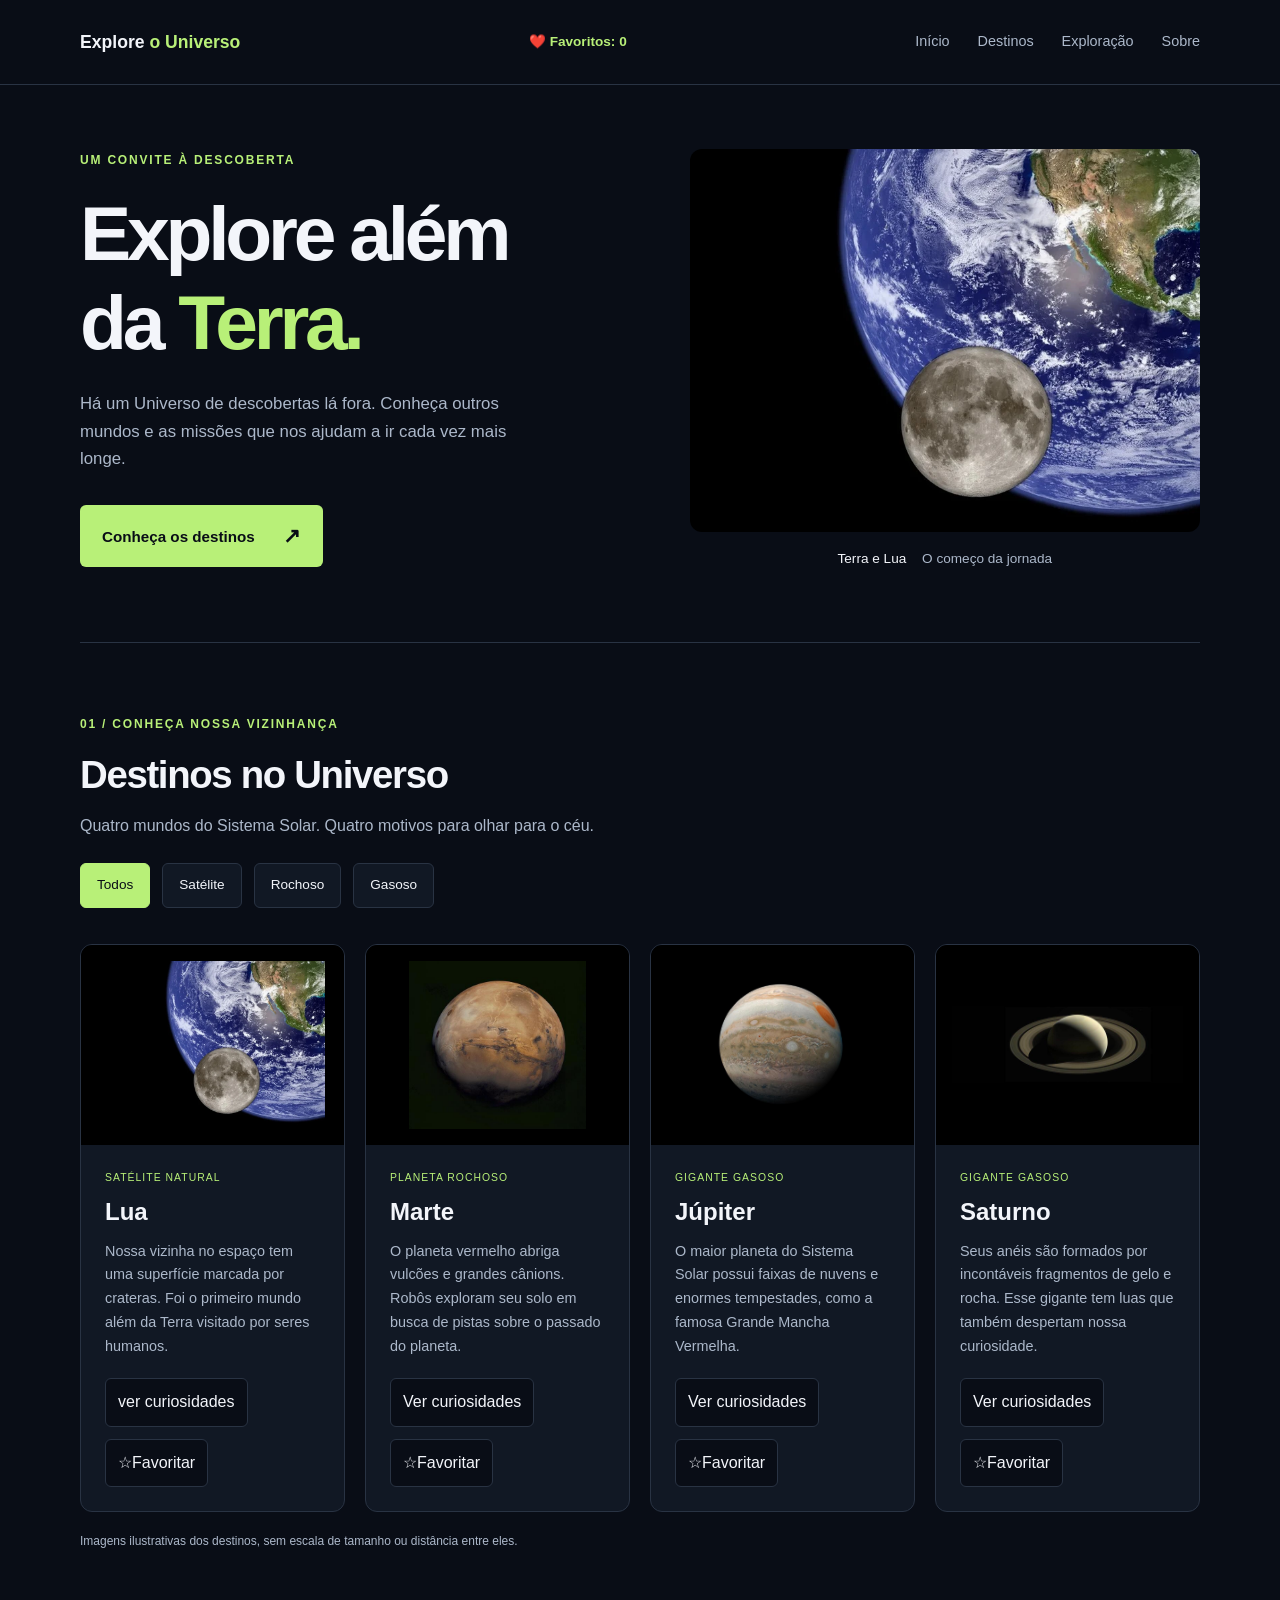
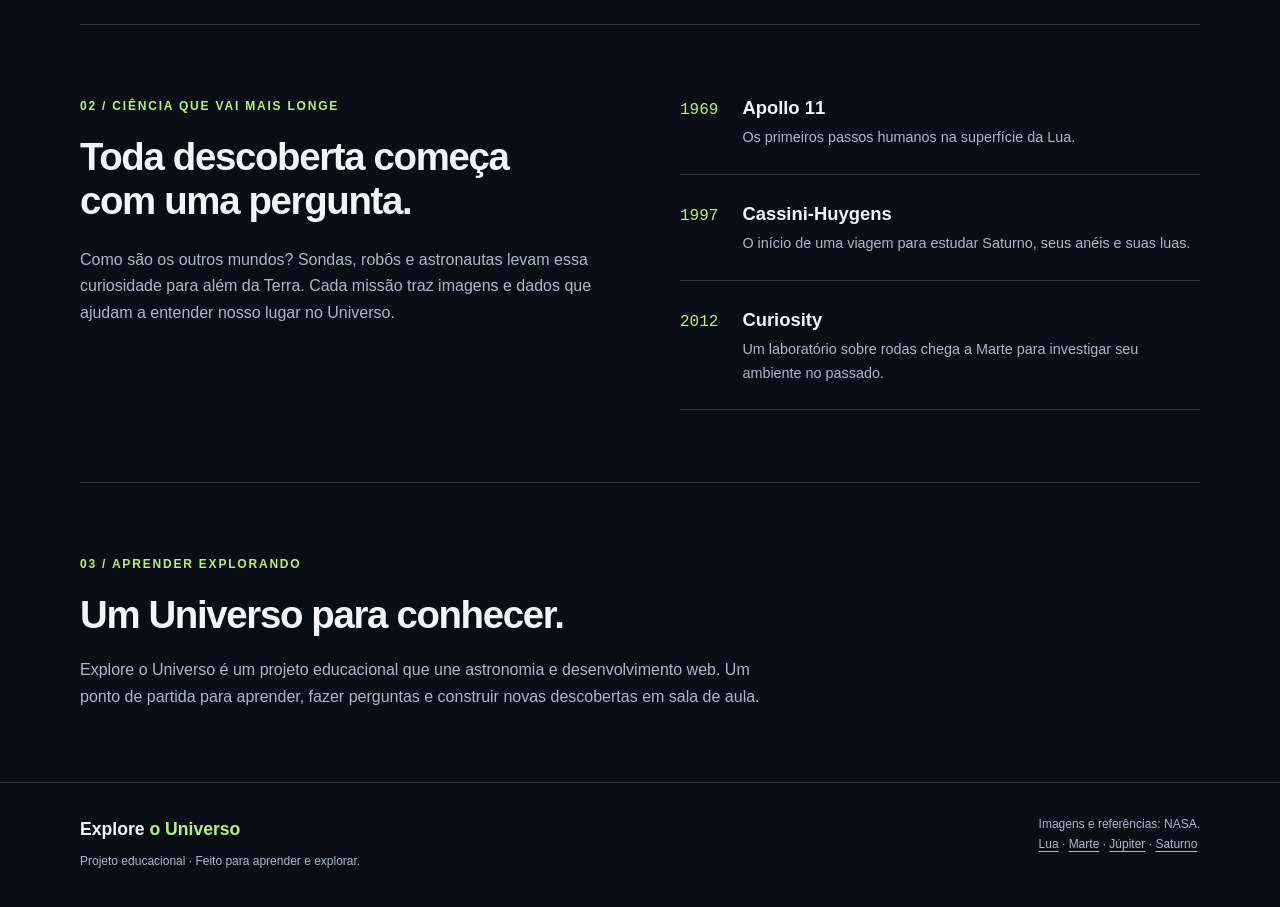
<file: versao4/index.html>
<!DOCTYPE html>
<html lang="pt-BR">
<head>
  <meta charset="UTF-8">
  <meta name="viewport" content="width=device-width, initial-scale=1.0">
  <meta name="description" content="Conheça a Lua, Marte, Júpiter e Saturno e descubra um pouco da história da exploração espacial.">
  <title>Explore o Universo</title>
  <link rel="stylesheet" href="css/estilos.css">
</head>
<body>
  <header class="cabecalho">
    <div class="container cabecalho-conteudo">
      <h1 class="marca"><a href="#inicio">Explore <span>o Universo</span></a></h1>

      <p class="contador-favoritos">❤️ Favoritos: <span id="quantidade-favoritos">0</span></p>


      <button type="button" class="botao-menu" aria-expanded="false" aria-controls="navegacao-principal">☰ Menu</button>


      <nav aria-label="Navegação principal" id="navegacao-principal" class="navegacao-principal">
        <ul class="menu">
          <li><a href="#inicio">Início</a></li>
          <li><a href="#destinos">Destinos</a></li>
          <li><a href="#exploracao">Exploração</a></li>
          <li><a href="#sobre">Sobre</a></li>
        </ul>
      </nav>
    </div>
  </header>

  <main>
    <section class="destaque container" id="inicio" aria-labelledby="titulo-destaque">
      <div class="destaque-texto">
        <p class="etiqueta">Um convite à descoberta</p>
        <h2 id="titulo-destaque">Explore além<br>da <span>Terra.</span></h2>
        <p class="introducao">Há um Universo de descobertas lá fora. Conheça outros mundos e as missões que nos ajudam a ir cada vez mais longe.</p>
        <a class="botao" href="#destinos">Conheça os destinos <span aria-hidden="true">↗</span></a>
      </div>
      <figure class="destaque-imagem">
        <img src="img/lua.webp" alt="Composição mostrando a Lua em primeiro plano e a Terra ao fundo." width="1000" height="750">
        <figcaption>Terra e Lua <span>O começo da jornada</span></figcaption>
      </figure>
    </section>

    <section class="destinos secao container" id="destinos" aria-labelledby="titulo-destinos">
      <p class="etiqueta">01 / Conheça nossa vizinhança</p>
      <h2 id="titulo-destinos">Destinos no Universo</h2>
      <p class="descricao-secao">Quatro mundos do Sistema Solar. Quatro motivos para olhar para o céu.</p>

      <!-- Atributos aria são recursos importantes para sinalizar/avisar ferramentas/tecnologia
       de acessibilidade sobre os diferentes estados dos -->

       <div class="filtros-destinos" role="group" aria-label="filtrar destinos por categorias">
        <button data-filtro="todos" type="button" class="filtro-ativo" aria-pressed="true">Todos</button>
       <button data-filtro="satélite" type="button" aria-pressed="false">Satélite</button>
       <button data-filtro="rochoso" type="button" aria-pressed="false">Rochoso</button>
        <button data-filtro="gasoso" type="button" aria-pressed="false">Gasoso</button>
      
      </div>


      <div class="grade-destinos" =>
        <article class="card-destino" data-categoria="satélite">
          <img src="img/lua.webp" alt="Lua com áreas claras e escuras, em uma composição com a Terra ao fundo." width="760" height="570">
          <div class="card-conteudo">
            <p class="categoria">Satélite natural</p>
            <h3>Lua</h3>
            <p class="descricao-card">Nossa vizinha no espaço tem uma superfície marcada por crateras. Foi o primeiro mundo além da Terra visitado por seres humanos.</p>

            <div class="acoes-card">
              <button type="button" class="botao-curiosidade" aria-expanded="false" aria-controls="curiosidade-lua">
                ver curiosidades
              </button>

              <button type="button" class="botao-favorito" aria-pressed="false"> ☆Favoritar</button>
            </div>
            <p class="curiosidade" id="curiosidade-lua" hidden>A Lua leva aproximadamente 27 dias para dar uma volta ao redor da Terra.</p>
          </div>
        </article>

        <article class="card-destino" data-categoria="rochoso">
          <img src="img/marte.jpg" alt="Marte visto do espaço, com superfície em tons avermelhados." width="506" height="480">
          <div class="card-conteudo">
            <p class="categoria">Planeta rochoso</p>
            <h3>Marte</h3>
            <p class="descricao-card">O planeta vermelho abriga vulcões e grandes cânions. Robôs exploram seu solo em busca de pistas sobre o passado do planeta.</p>
            <div class="acoes-card">
 
              <button type="button" class="botao-curiosidade" aria_expanded="false" aria-controls="curiosidade lua">
                Ver curiosidades
 
              </button>
              <!--Atributos ARIA-* Recurusos importantes para sinalizar/avisar ferramentas/tecnologias de acessibilidade sobre diferentes estados dos elementos da página -->
              <button type="button" class="botao-favorito" aria-pressed="false" aria-controls="curiosidade lua">
               ☆Favoritar
 
              </button>
 
              <p class="curiosidade" hidden>
              Um dia em marte dura cerca de 24 horas e 30  minutos
            </p>
 
 
            </div>
          </div>
        </article>

        <article class="card-destino" data-categoria="gasoso">
          <img src="img/jupiter.jpg" alt="Júpiter com faixas de nuvens e uma grande tempestade oval." width="750" height="750">
          <div class="card-conteudo">
            <p class="categoria">Gigante gasoso</p>
            <h3>Júpiter</h3>
            <p class="descricao-card">O maior planeta do Sistema Solar possui faixas de nuvens e enormes tempestades, como a famosa Grande Mancha Vermelha.</p>
            <div class="acoes-card">
 
              <button type="button" class="botao-curiosidade" aria_expanded="false" aria-controls="curiosidade lua">
                Ver curiosidades
 
              </button>
              <!--Atributos ARIA-* Recurusos importantes para sinalizar/avisar ferramentas/tecnologias de acessibilidade sobre diferentes estados dos elementos da página -->
              <button type="button" class="botao-favorito" aria-pressed="false" aria-controls="curiosidade lua">
               ☆Favoritar
 
              </button>
 
              <p class="curiosidade" hidden>
                Júpiter leva cerca de 12 anos terrestres para completar uma volta ao redor do sol
 
            </p>
 
 
            </div>
          </div>
        </article>

        <article class="card-destino" data-categoria="gasoso">
          <img src="img/saturno.jpg" alt="Saturno envolvido por seus amplos anéis, contra o fundo escuro do espaço." width="960" height="320">
          <div class="card-conteudo">
            <p class="categoria">Gigante gasoso</p>
            <h3>Saturno</h3>
            <p class="descricao-card">Seus anéis são formados por incontáveis fragmentos de gelo e rocha. Esse gigante tem luas que também despertam nossa curiosidade.</p>

            <div class="acoes-card">
 
              <button type="button" class="botao-curiosidade" aria_expanded="false" aria-controls="curiosidade lua">
                Ver curiosidades
 
              </button>
              <!--Atributos ARIA-* Recurusos importantes para sinalizar/avisar ferramentas/tecnologias de acessibilidade sobre diferentes estados dos elementos da página -->
              <button type="button" class="botao-favorito" aria-pressed="false" aria-controls="curiosidade lua">
               ☆Favoritar
 
              </button>
 
              <p class="curiosidade" hidden>
              Saturno leva aproximadamente 29 anos terrestres para completar uma volta ao redor do sol
            </p>
 
 
            </div>

          </div>
        </article>
      </div>
      <p class="nota">Imagens ilustrativas dos destinos, sem escala de tamanho ou distância entre eles.</p>
    </section>

    <section class="exploracao secao container" id="exploracao" aria-labelledby="titulo-exploracao">
      <div>
        <p class="etiqueta">02 / Ciência que vai mais longe</p>
        <h2 id="titulo-exploracao">Toda descoberta começa com uma pergunta.</h2>
        <p>Como são os outros mundos? Sondas, robôs e astronautas levam essa curiosidade para além da Terra. Cada missão traz imagens e dados que ajudam a entender nosso lugar no Universo.</p>
      </div>
      <ol class="missoes" aria-label="Marcos da exploração espacial">
        <li><span class="ano">1969</span><div><h3>Apollo 11</h3><p>Os primeiros passos humanos na superfície da Lua.</p></div></li>
        <li><span class="ano">1997</span><div><h3>Cassini-Huygens</h3><p>O início de uma viagem para estudar Saturno, seus anéis e suas luas.</p></div></li>
        <li><span class="ano">2012</span><div><h3>Curiosity</h3><p>Um laboratório sobre rodas chega a Marte para investigar seu ambiente no passado.</p></div></li>
      </ol>
    </section>

    <section class="sobre secao container" id="sobre" aria-labelledby="titulo-sobre">
      <p class="etiqueta">03 / Aprender explorando</p>
      <h2 id="titulo-sobre">Um Universo para conhecer.</h2>
      <p>Explore o Universo é um projeto educacional que une astronomia e desenvolvimento web. Um ponto de partida para aprender, fazer perguntas e construir novas descobertas em sala de aula.</p>
    </section>
  </main>

  <footer class="rodape">
    <div class="container rodape-conteudo">
      <div><p class="marca">Explore <span>o Universo</span></p><p class="texto-rodape">Projeto educacional · Feito para aprender e explorar.</p></div>
      <p class="creditos">Imagens e referências: NASA.<br>
        <a href="https://science.nasa.gov/moon/">Lua</a> ·
        <a href="https://science.nasa.gov/mars/">Marte</a> ·
        <a href="https://science.nasa.gov/jupiter/">Júpiter</a> ·
        <a href="https://science.nasa.gov/saturn/">Saturno</a>
      </p>
    </div>
  </footer>
<script src="js/script.js"></script>


</body>
</html>
</file>
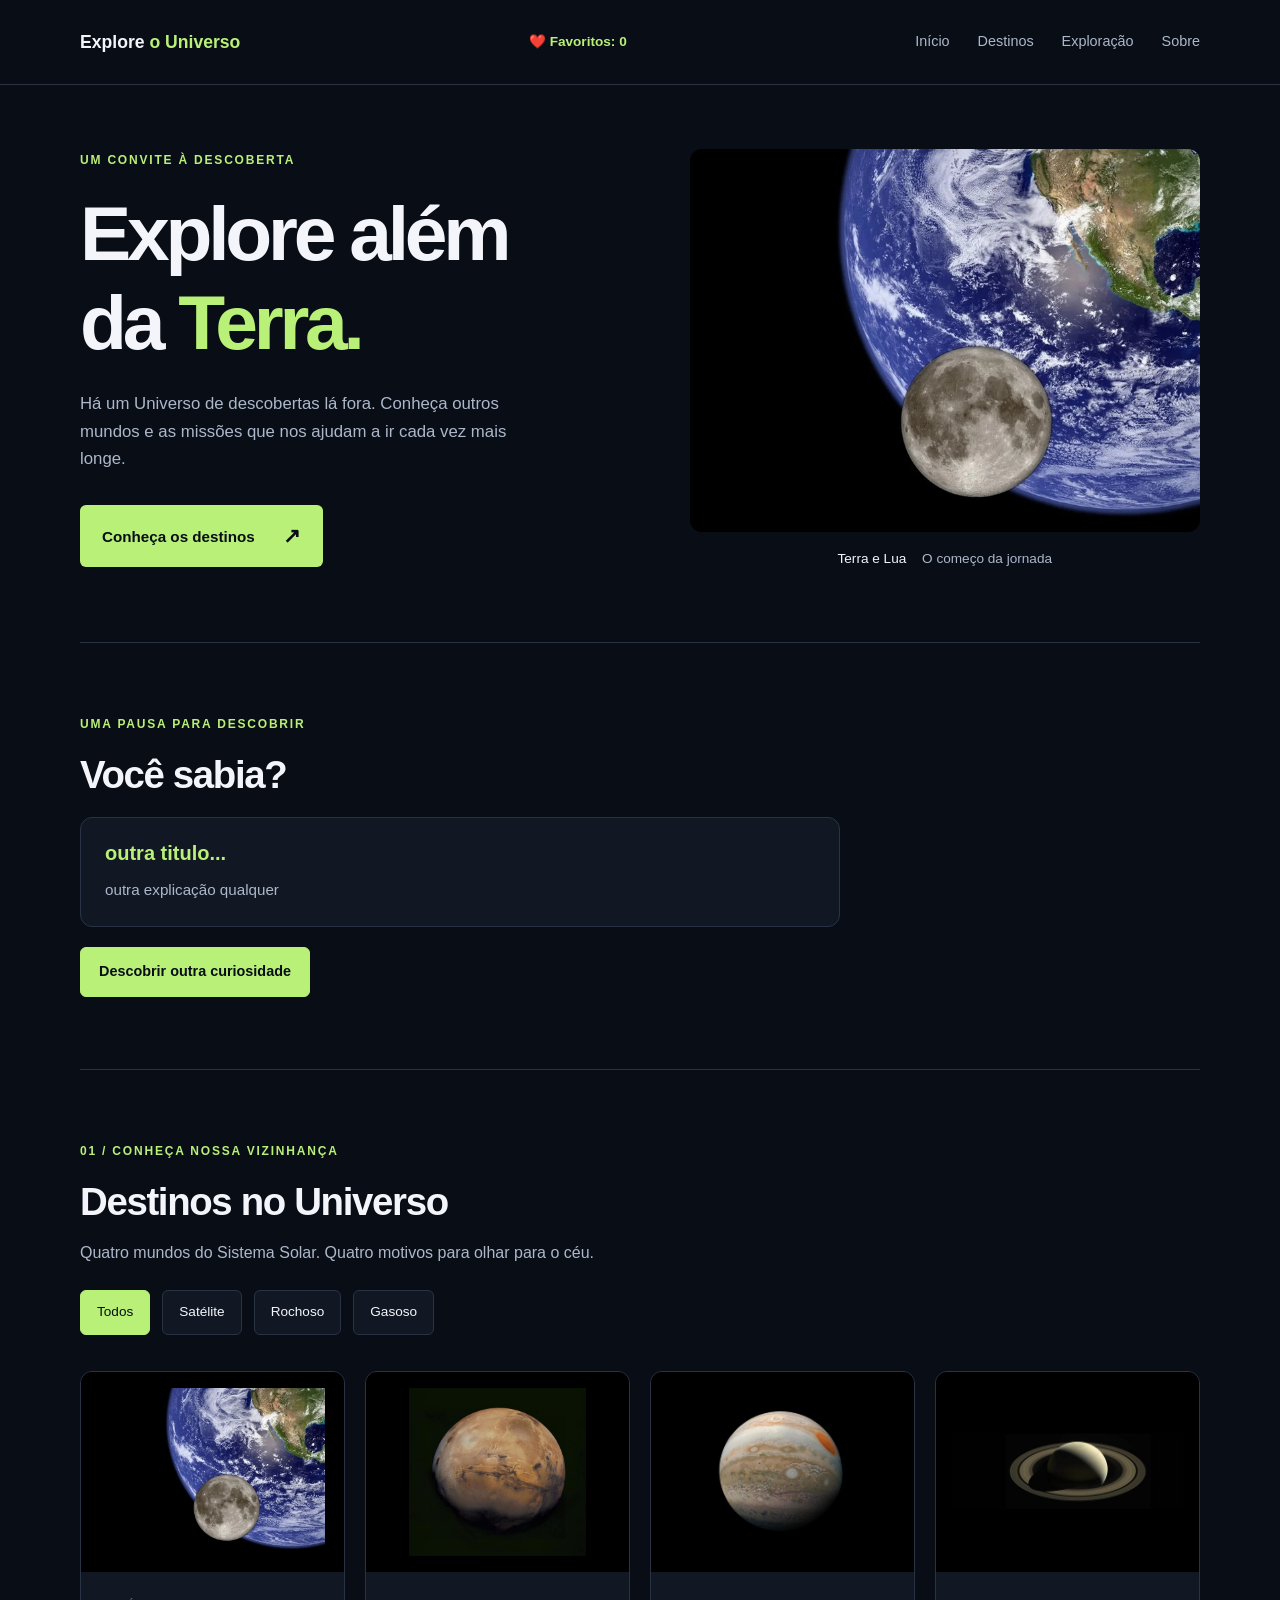
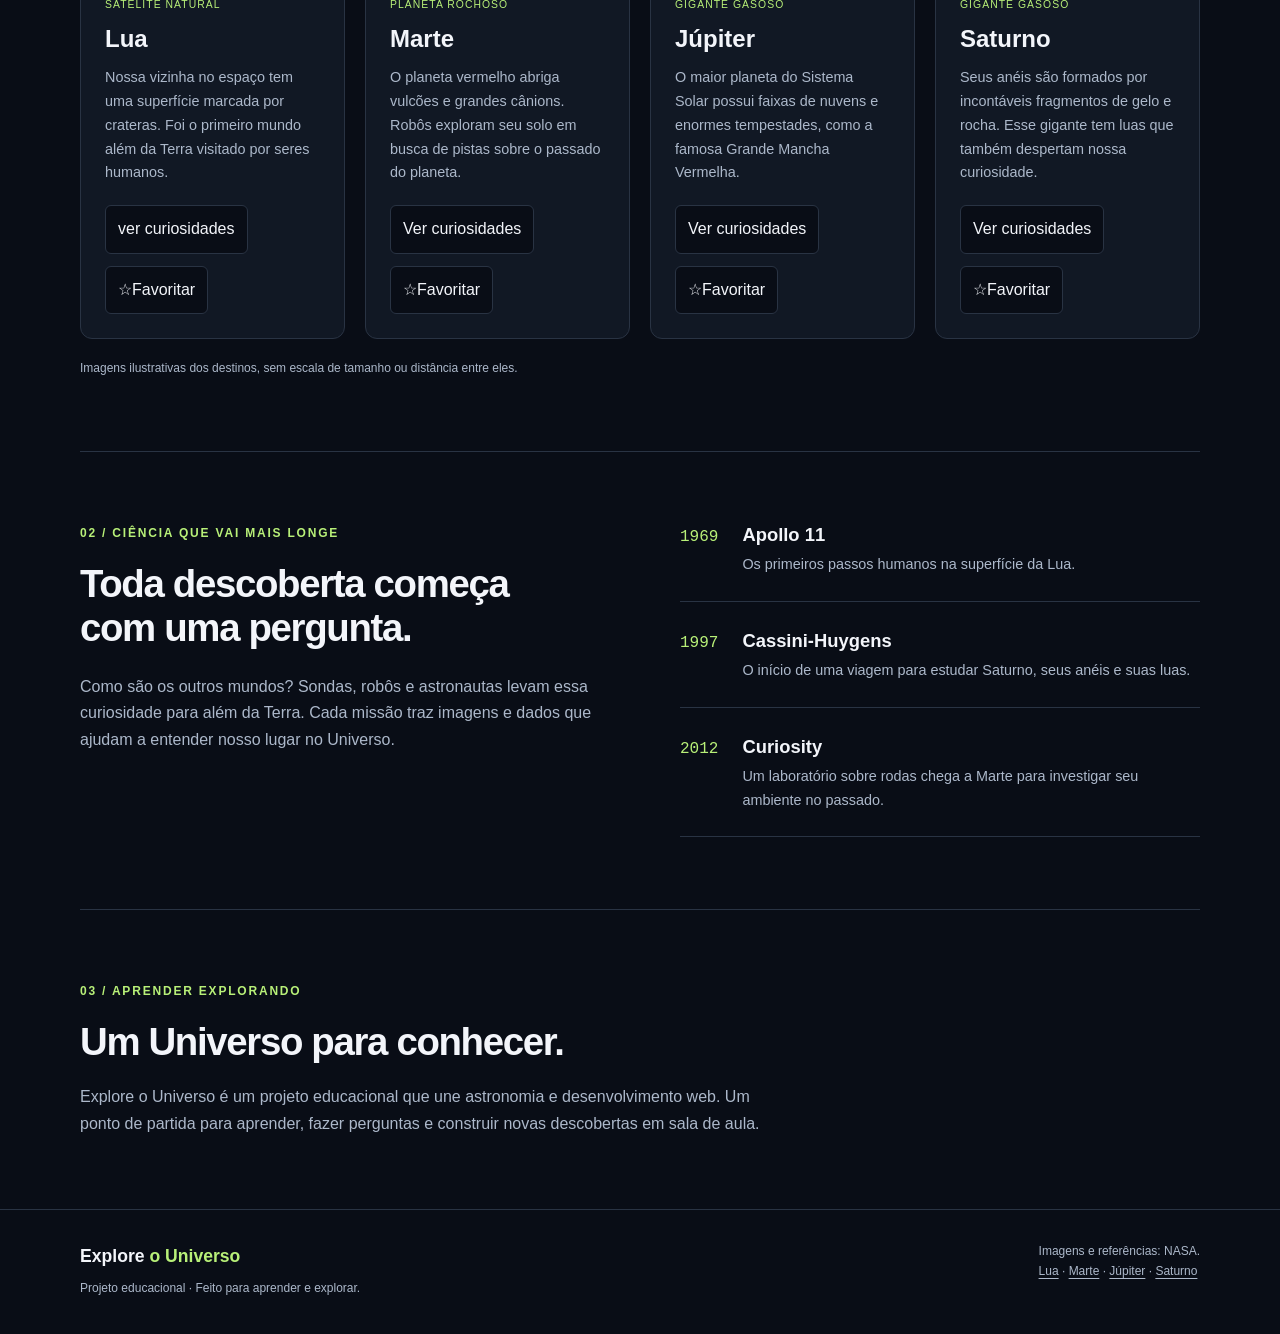
<file: versao5/index.html>
<!DOCTYPE html>
<html lang="pt-BR">
<head>
  <meta charset="UTF-8">
  <meta name="viewport" content="width=device-width, initial-scale=1.0">
  <meta name="description" content="Conheça a Lua, Marte, Júpiter e Saturno e descubra um pouco da história da exploração espacial.">
  <title>Explore o Universo</title>
  <link rel="stylesheet" href="css/estilos.css">
</head>
<body>
  <header class="cabecalho">
    <div class="container cabecalho-conteudo">
      <h1 class="marca"><a href="#inicio">Explore <span>o Universo</span></a></h1>

      <!-- Feito pelo fiot -->

      <p class="contador-favoritos">❤️ Favoritos: <span id="quantidade-favoritos">0</span></p>


      <button type="button" class="botao-menu" aria-expanded="false" aria-controls="navegacao-principal">☰ Menu</button>


      <nav aria-label="Navegação principal" id="navegacao-principal" class="navegacao-principal">
        <ul class="menu">
          <li><a href="#inicio">Início</a></li>
          <li><a href="#destinos">Destinos</a></li>
          <li><a href="#exploracao">Exploração</a></li>
          <li><a href="#sobre">Sobre</a></li>
        </ul>
      </nav>
    </div>
  </header>

  <main>
    <section class="destaque container" id="inicio" aria-labelledby="titulo-destaque">
      <div class="destaque-texto">
        <p class="etiqueta">Um convite à descoberta</p>
        <h2 id="titulo-destaque">Explore além<br>da <span>Terra.</span></h2>
        <p class="introducao">Há um Universo de descobertas lá fora. Conheça outros mundos e as missões que nos ajudam a ir cada vez mais longe.</p>
        <a class="botao" href="#destinos">Conheça os destinos <span aria-hidden="true">↗</span></a>
      </div>
      <figure class="destaque-imagem">
        <img src="img/lua.webp" alt="Composição mostrando a Lua em primeiro plano e a Terra ao fundo." width="1000" height="750">
        <figcaption>Terra e Lua <span>O começo da jornada</span></figcaption>
      </figure>
    </section>

    <section class="curiosidade-universo secao container" aria-labelledby="titulo-secao-curiosidade">

      <p class="etiqueta">Uma pausa para descobrir</p>
      <h2 id="titulo-secao-curiosidade">Você sabia?</h2>
      <div class="painel-curiosidade">
        <h3 id="titulo-curiosidade-aleatoria"></h3>
        <p id="explicacao-curiosidade-aleatoria"></p>
      </div>

      <button type="button" class="botao-curiosidade-aleatoria">Descobrir outra curiosidade</button>

    </section>

    <section class="destinos secao container" id="destinos" aria-labelledby="titulo-destinos">
      <p class="etiqueta">01 / Conheça nossa vizinhança</p>
      <h2 id="titulo-destinos">Destinos no Universo</h2>
      <p class="descricao-secao">Quatro mundos do Sistema Solar. Quatro motivos para olhar para o céu.</p>

      <!-- Atributos aria são recursos importantes para sinalizar/avisar ferramentas/tecnologia
       de acessibilidade sobre os diferentes estados dos -->

       <div class="filtros-destinos" role="group" aria-label="filtrar destinos por categorias">
        <button data-filtro="todos" type="button" class="filtro-ativo" aria-pressed="true">Todos</button>
       <button data-filtro="satélite" type="button" aria-pressed="false">Satélite</button>
       <button data-filtro="rochoso" type="button" aria-pressed="false">Rochoso</button>
        <button data-filtro="gasoso" type="button" aria-pressed="false">Gasoso</button>
      
      </div>


      <div class="grade-destinos" =>
        <article class="card-destino" data-categoria="satélite">
          <img src="img/lua.webp" alt="Lua com áreas claras e escuras, em uma composição com a Terra ao fundo." width="760" height="570">
          <div class="card-conteudo">
            <p class="categoria">Satélite natural</p>
            <h3>Lua</h3>
            <p class="descricao-card">Nossa vizinha no espaço tem uma superfície marcada por crateras. Foi o primeiro mundo além da Terra visitado por seres humanos.</p>

            <div class="acoes-card">
              <button type="button" class="botao-curiosidade" aria-expanded="false" aria-controls="curiosidade-lua">
                ver curiosidades
              </button>

              <button type="button" class="botao-favorito" aria-pressed="false"> ☆Favoritar</button>
            </div>
            <p class="curiosidade" id="curiosidade-lua" hidden>A Lua leva aproximadamente 27 dias para dar uma volta ao redor da Terra.</p>
          </div>
        </article>

        <article class="card-destino" data-categoria="rochoso">
          <img src="img/marte.jpg" alt="Marte visto do espaço, com superfície em tons avermelhados." width="506" height="480">
          <div class="card-conteudo">
            <p class="categoria">Planeta rochoso</p>
            <h3>Marte</h3>
            <p class="descricao-card">O planeta vermelho abriga vulcões e grandes cânions. Robôs exploram seu solo em busca de pistas sobre o passado do planeta.</p>
            <div class="acoes-card">
 
              <button type="button" class="botao-curiosidade" aria_expanded="false" aria-controls="curiosidade lua">
                Ver curiosidades
 
              </button>
              <!--Atributos ARIA-* Recurusos importantes para sinalizar/avisar ferramentas/tecnologias de acessibilidade sobre diferentes estados dos elementos da página -->
              <button type="button" class="botao-favorito" aria-pressed="false" aria-controls="curiosidade lua">
               ☆Favoritar
 
              </button>
 
              <p class="curiosidade" hidden>
              Um dia em marte dura cerca de 24 horas e 30  minutos
            </p>
 
 
            </div>
          </div>
        </article>

        <article class="card-destino" data-categoria="gasoso">
          <img src="img/jupiter.jpg" alt="Júpiter com faixas de nuvens e uma grande tempestade oval." width="750" height="750">
          <div class="card-conteudo">
            <p class="categoria">Gigante gasoso</p>
            <h3>Júpiter</h3>
            <p class="descricao-card">O maior planeta do Sistema Solar possui faixas de nuvens e enormes tempestades, como a famosa Grande Mancha Vermelha.</p>
            <div class="acoes-card">
 
              <button type="button" class="botao-curiosidade" aria_expanded="false" aria-controls="curiosidade lua">
                Ver curiosidades
 
              </button>
              <!--Atributos ARIA-* Recurusos importantes para sinalizar/avisar ferramentas/tecnologias de acessibilidade sobre diferentes estados dos elementos da página -->
              <button type="button" class="botao-favorito" aria-pressed="false" aria-controls="curiosidade lua">
               ☆Favoritar
 
              </button>
 
              <p class="curiosidade" hidden>
                Júpiter leva cerca de 12 anos terrestres para completar uma volta ao redor do sol
 
            </p>
 
 
            </div>
          </div>
        </article>

        <article class="card-destino" data-categoria="gasoso">
          <img src="img/saturno.jpg" alt="Saturno envolvido por seus amplos anéis, contra o fundo escuro do espaço." width="960" height="320">
          <div class="card-conteudo">
            <p class="categoria">Gigante gasoso</p>
            <h3>Saturno</h3>
            <p class="descricao-card">Seus anéis são formados por incontáveis fragmentos de gelo e rocha. Esse gigante tem luas que também despertam nossa curiosidade.</p>

            <div class="acoes-card">
 
              <button type="button" class="botao-curiosidade" aria_expanded="false" aria-controls="curiosidade lua">
                Ver curiosidades
 
              </button>
              <!--Atributos ARIA-* Recurusos importantes para sinalizar/avisar ferramentas/tecnologias de acessibilidade sobre diferentes estados dos elementos da página -->
              <button type="button" class="botao-favorito" aria-pressed="false" aria-controls="curiosidade lua">
               ☆Favoritar
 
              </button>
 
              <p class="curiosidade" hidden>
              Saturno leva aproximadamente 29 anos terrestres para completar uma volta ao redor do sol
            </p>
 
 
            </div>

          </div>
        </article>
      </div>
      <p class="nota">Imagens ilustrativas dos destinos, sem escala de tamanho ou distância entre eles.</p>
    </section>

    <section class="exploracao secao container" id="exploracao" aria-labelledby="titulo-exploracao">
      <div>
        <p class="etiqueta">02 / Ciência que vai mais longe</p>
        <h2 id="titulo-exploracao">Toda descoberta começa com uma pergunta.</h2>
        <p>Como são os outros mundos? Sondas, robôs e astronautas levam essa curiosidade para além da Terra. Cada missão traz imagens e dados que ajudam a entender nosso lugar no Universo.</p>
      </div>
      <ol class="missoes" aria-label="Marcos da exploração espacial">
        <li><span class="ano">1969</span><div><h3>Apollo 11</h3><p>Os primeiros passos humanos na superfície da Lua.</p></div></li>
        <li><span class="ano">1997</span><div><h3>Cassini-Huygens</h3><p>O início de uma viagem para estudar Saturno, seus anéis e suas luas.</p></div></li>
        <li><span class="ano">2012</span><div><h3>Curiosity</h3><p>Um laboratório sobre rodas chega a Marte para investigar seu ambiente no passado.</p></div></li>
      </ol>
    </section>

    <section class="sobre secao container" id="sobre" aria-labelledby="titulo-sobre">
      <p class="etiqueta">03 / Aprender explorando</p>
      <h2 id="titulo-sobre">Um Universo para conhecer.</h2>
      <p>Explore o Universo é um projeto educacional que une astronomia e desenvolvimento web. Um ponto de partida para aprender, fazer perguntas e construir novas descobertas em sala de aula.</p>
    </section>
  </main>

  <footer class="rodape">
    <div class="container rodape-conteudo">
      <div><p class="marca">Explore <span>o Universo</span></p><p class="texto-rodape">Projeto educacional · Feito para aprender e explorar.</p></div>
      <p class="creditos">Imagens e referências: NASA.<br>
        <a href="https://science.nasa.gov/moon/">Lua</a> ·
        <a href="https://science.nasa.gov/mars/">Marte</a> ·
        <a href="https://science.nasa.gov/jupiter/">Júpiter</a> ·
        <a href="https://science.nasa.gov/saturn/">Saturno</a>
      </p>
    </div>
  </footer>
<script src="js/script.js"></script>


</body>
</html>
</file>
<file: versao0/css/estilos.css>
/* Mobile First: estilos-base para telas pequenas. */
:root {
  --fundo: #090d16;
  --superficie: #111824;
  --texto: #f3f5fa;
  --texto-suave: #acb8ca;
  --destaque: #b8f078;
  --borda: #293343;
}

html {
  scroll-behavior: smooth;
}

* {
  box-sizing: border-box;
}

body {
  margin: 0;
  background: var(--fundo);
  color: var(--texto);
  font-family: Arial, Helvetica, sans-serif;
  line-height: 1.65;
}

a {
  color: inherit;
}
img {
  display: block;
  max-width: 100%;
  height: auto;
}
h1,
h2,
h3,
p,
figure {
  margin: 0;
}
h1,
h2,
h3 {
  line-height: 1.15;
}
p {
  color: var(--texto-suave);
}
section {
  scroll-margin-top: 120px;
}

.container {
  width: min(1120px, 90%);
  margin-inline: auto;
}
.secao {
  padding-block: 48px;
}
.etiqueta {
  margin-bottom: 18px;
  color: var(--destaque);
  font-size: 0.75rem;
  font-weight: 700;
  letter-spacing: 0.15em;
  text-transform: uppercase;
}
h2 {
  font-size: clamp(1.8rem, 3vw, 2.6rem);
  letter-spacing: -0.035em;
}
.descricao-secao {
  margin-top: 16px;
}

/* Navegação: os links continuam visíveis e quebram de linha no celular. */
.cabecalho {
  position: sticky;
  top: 0;
  z-index: 10;
  border-bottom: 1px solid var(--borda);
  background: var(--fundo);
}
.cabecalho-conteudo {
  display: flex;
  justify-content: space-between;
  align-items: center;
  flex-wrap: wrap;
  gap: 12px;
  padding-block: 20px;
}
.marca {
  color: var(--texto);
  font-size: 1.1rem;
  font-weight: 700;
  text-decoration: none;
}
.marca a {
  text-decoration: none;
}
.marca span {
  color: var(--destaque);
}
.menu {
  display: flex;
  flex-wrap: wrap;
  gap: 8px 20px;
  margin: 0;
  padding: 0;
  list-style: none;
}
.menu a {
  display: inline-block;
  padding-block: 6px;
  color: var(--texto-suave);
  font-size: 0.9rem;
  text-decoration: none;
}
.menu a:hover,
.creditos a:hover {
  color: var(--destaque);
}
a:focus-visible {
  outline: 3px solid var(--destaque);
  outline-offset: 5px;
  border-radius: 3px;
}
/* Destaque: a mesma imagem local da Lua também aparece no primeiro card. */
.destaque {
  display: flex;
  flex-direction: column;
  gap: 36px;
  padding-block: 48px;
}
.destaque h2 {
  font-size: clamp(3rem, 6vw, 5.1rem);
  letter-spacing: -0.055em;
}
.destaque h2 span {
  color: var(--destaque);
}
.introducao {
  max-width: 440px;
  margin-top: 24px;
  font-size: 1.05rem;
}
.botao {
  display: inline-flex;
  align-items: center;
  gap: 28px;
  margin-top: 32px;
  padding: 14px 22px;
  border-radius: 6px;
  background: var(--destaque);
  color: var(--fundo);
  font-size: 0.95rem;
  font-weight: 700;
  text-decoration: none;
}
.botao:hover {
  background: #d0ffa0;
}
.botao span {
  font-size: 1.3rem;
}
.destaque-imagem {
  width: 85%;
  max-width: 340px;
  margin-inline: auto;
}
.destaque-imagem img {
  width: 100%;
  border-radius: 12px;
}
.destaque-imagem figcaption {
  margin-top: 16px;
  text-align: center;
  font-size: 0.85rem;
}
.destaque-imagem figcaption span {
  margin-left: 12px;
  color: var(--texto-suave);
}

/* Cards estáticos: uma estrutura igual para os quatro destinos. */
.destinos {
  border-top: 1px solid var(--borda);
}
.grade-destinos {
  display: flex;
  flex-wrap: wrap;
  gap: 20px;
  margin-top: 36px;
}
.card-destino {
  flex: 0 1 100%;
  min-width: 0;
  overflow: hidden;
  border: 1px solid var(--borda);
  border-radius: 12px;
  background: var(--superficie);
}
.card-destino > img {
  width: 100%;
  height: 240px;
  padding: 16px;
  object-fit: contain;
  background: #000;
}
.card-conteudo {
  padding: 24px;
}
.categoria {
  margin-bottom: 12px;
  color: var(--destaque);
  font-size: 0.65rem;
  letter-spacing: 0.1em;
  text-transform: uppercase;
}
.card-conteudo h3 {
  margin-bottom: 14px;
  font-size: 1.5rem;
}
.descricao-card {
  font-size: 0.9rem;
}
.nota {
  margin-top: 20px;
  font-size: 0.75rem;
}

/* Conteúdo introdutório e marcos das missões. */
.exploracao {
  display: flex;
  flex-direction: column;
  gap: 36px;
  border-top: 1px solid var(--borda);
}
.exploracao h2 {
  max-width: 450px;
  margin-bottom: 24px;
}
.missoes {
  display: flex;
  flex-direction: column;
  gap: 28px;
  margin: 0;
  padding: 0;
  list-style: none;
}
.missoes li {
  display: flex;
  align-items: baseline;
  gap: 24px;
  border-bottom: 1px solid var(--borda);
  padding-bottom: 24px;
}
.ano {
  color: var(--destaque);
  font-family: monospace;
  font-size: 1rem;
}
.missoes h3 {
  margin-bottom: 8px;
  font-size: 1.15rem;
}
.missoes p {
  font-size: 0.9rem;
}
.sobre {
  border-top: 1px solid var(--borda);
}
.sobre > p:last-child {
  max-width: 710px;
  margin-top: 20px;
}
.rodape {
  border-top: 1px solid var(--borda);
  padding-block: 32px;
}
.rodape-conteudo {
  display: flex;
  justify-content: space-between;
  flex-wrap: wrap;
  gap: 24px;
}
.texto-rodape,
.creditos {
  font-size: 0.75rem;
}
.rodape .marca {
  margin-bottom: 8px;
}
.creditos a {
  text-underline-offset: 3px;
}

/* Tablet: duas colunas, descontando o espaço entre os cards. */
@media (min-width: 600px) {
  .cabecalho-conteudo {
    gap: 20px;
    padding-block: 24px;
  }
  .menu {
    gap: 12px 28px;
  }
  .secao {
    padding-block: 72px;
  }
  .destaque {
    flex-direction: row;
    align-items: center;
    gap: 24px;
    padding-block: 64px 72px;
  }
  .destaque-texto {
    flex: 1.1;
    min-width: 0;
  }
  .destaque-imagem {
    flex: 1;
    min-width: 0;
    width: auto;
    max-width: none;
    margin-inline: 0;
  }
  .card-destino {
    flex-basis: calc((100% - 20px) / 2);
  }
  .card-destino > img {
    height: 200px;
  }
  .exploracao {
    flex-direction: row;
  }
  .exploracao > div,
  .exploracao > .missoes {
    flex: 1;
    min-width: 0;
  }
}

/* Computador: quatro cards por linha e mais espaço entre os blocos. */
@media (min-width: 951px) {
  .card-destino {
    flex-basis: calc((100% - 60px) / 4);
  }
  .destaque {
    gap: 48px;
  }
  .exploracao {
    gap: 80px;
  }
}


/* Acessibilidade: respeita a preferência do usuário por menos movimento. */
@media (prefers-reduced-motion: reduce) {
  html {
    scroll-behavior: auto;
  }
}
</file>
<file: versao1/css/estilos.css>
/* Mobile First: estilos-base para telas pequenas. */
:root {
  --fundo: #090d16;
  --superficie: #111824;
  --texto: #f3f5fa;
  --texto-suave: #acb8ca;
  --destaque: #b8f078;
  --borda: #293343;
}

html {
  scroll-behavior: smooth;
}

* {
  box-sizing: border-box;
}

body {
  margin: 0;
  background: var(--fundo);
  color: var(--texto);
  font-family: Arial, Helvetica, sans-serif;
  line-height: 1.65;
}

a {
  color: inherit;
}
img {
  display: block;
  max-width: 100%;
  height: auto;
}
h1,
h2,
h3,
p,
figure {
  margin: 0;
}
h1,
h2,
h3 {
  line-height: 1.15;
}
p {
  color: var(--texto-suave);
}
section {
  scroll-margin-top: 120px;
}

.container {
  width: min(1120px, 90%);
  margin-inline: auto;
}
.secao {
  padding-block: 48px;
}
.etiqueta {
  margin-bottom: 18px;
  color: var(--destaque);
  font-size: 0.75rem;
  font-weight: 700;
  letter-spacing: 0.15em;
  text-transform: uppercase;
}
h2 {
  font-size: clamp(1.8rem, 3vw, 2.6rem);
  letter-spacing: -0.035em;
}
.descricao-secao {
  margin-top: 16px;
}

/* Navegação: os links continuam visíveis e quebram de linha no celular. */
.cabecalho {
  position: sticky;
  top: 0;
  z-index: 10;
  border-bottom: 1px solid var(--borda);
  background: var(--fundo);
}
.cabecalho-conteudo {
  display: flex;
  justify-content: space-between;
  align-items: center;
  flex-wrap: wrap;
  gap: 12px;
  padding-block: 20px;
}
.marca {
  color: var(--texto);
  font-size: 1.1rem;
  font-weight: 700;
  text-decoration: none;
}
.marca a {
  text-decoration: none;
}
.marca span {
  color: var(--destaque);
}
.menu {
  display: flex;
  flex-wrap: wrap;
  gap: 8px 20px;
  margin: 0;
  padding: 0;
  list-style: none;
}
.menu a {
  display: inline-block;
  padding-block: 6px;
  color: var(--texto-suave);
  font-size: 0.9rem;
  text-decoration: none;
}
.menu a:hover,
.creditos a:hover {
  color: var(--destaque);
}
a:focus-visible, button:focus-visible {
  outline: 3px solid var(--destaque);
  outline-offset: 5px;
  border-radius: 3px;
}
/* Destaque: a mesma imagem local da Lua também aparece no primeiro card. */
.destaque {
  display: flex;
  flex-direction: column;
  gap: 36px;
  padding-block: 48px;
}
.destaque h2 {
  font-size: clamp(3rem, 6vw, 5.1rem);
  letter-spacing: -0.055em;
}
.destaque h2 span {
  color: var(--destaque);
}
.introducao {
  max-width: 440px;
  margin-top: 24px;
  font-size: 1.05rem;
}
.botao {
  display: inline-flex;
  align-items: center;
  gap: 28px;
  margin-top: 32px;
  padding: 14px 22px;
  border-radius: 6px;
  background: var(--destaque);
  color: var(--fundo);
  font-size: 0.95rem;
  font-weight: 700;
  text-decoration: none;
}
.botao:hover {
  background: #d0ffa0;
}
.botao span {
  font-size: 1.3rem;
}
.destaque-imagem {
  width: 85%;
  max-width: 340px;
  margin-inline: auto;
}
.destaque-imagem img {
  width: 100%;
  border-radius: 12px;
}
.destaque-imagem figcaption {
  margin-top: 16px;
  text-align: center;
  font-size: 0.85rem;
}
.destaque-imagem figcaption span {
  margin-left: 12px;
  color: var(--texto-suave);
}

/* Cards estáticos: uma estrutura igual para os quatro destinos. */
.destinos {
  border-top: 1px solid var(--borda);
}
.grade-destinos {
  display: flex;
  flex-wrap: wrap;
  gap: 20px;
  margin-top: 36px;
}
.card-destino {
  flex: 0 1 100%;
  min-width: 0;
  overflow: hidden;
  border: 1px solid var(--borda);
  border-radius: 12px;
  background: var(--superficie);
}
.card-destino > img {
  width: 100%;
  height: 240px;
  padding: 16px;
  object-fit: contain;
  background: #000;
}
.card-conteudo {
  padding: 24px;
}
.categoria {
  margin-bottom: 12px;
  color: var(--destaque);
  font-size: 0.65rem;
  letter-spacing: 0.1em;
  text-transform: uppercase;
}
.card-conteudo h3 {
  margin-bottom: 14px;
  font-size: 1.5rem;
}


.descricao-card, .curiosidade {
  font-size: 0.9rem;
}
.acoes-card{
  display: flex;
  flex-wrap: wrap;
  gap: 12px;
  margin-top: 20px;
}
.acoes-card button{

  padding: 10px 12px;
  min-height: 44px;
  border: solid 1px var(--borda);
  border-radius: 6px;
  background: var(--fundo);
  color: var(--texto);
  font-size: 0.85rem;
  cursor: pointer;
  font: inherit;
}

.acoes-card button:hover{
  background: var(--borda);
}

.curiosidade{
  margin-top: 20px;
  padding-top: 20px;
  border-top: 1px solid var(--borda);
}
.card-destino.favoritado{
  border-color: var(--destaque);
  background: var(--fundo);
  color: var(--destaque);
}
.nota {
  margin-top: 20px;
  font-size: 0.75rem;
}

/* Conteúdo introdutório e marcos das missões. */
.exploracao {
  display: flex;
  flex-direction: column;
  gap: 36px;
  border-top: 1px solid var(--borda);
}
.exploracao h2 {
  max-width: 450px;
  margin-bottom: 24px;
}
.missoes {
  display: flex;
  flex-direction: column;
  gap: 28px;
  margin: 0;
  padding: 0;
  list-style: none;
}
.missoes li {
  display: flex;
  align-items: baseline;
  gap: 24px;
  border-bottom: 1px solid var(--borda);
  padding-bottom: 24px;
}
.ano {
  color: var(--destaque);
  font-family: monospace;
  font-size: 1rem;
}
.missoes h3 {
  margin-bottom: 8px;
  font-size: 1.15rem;
}
.missoes p {
  font-size: 0.9rem;
}
.sobre {
  border-top: 1px solid var(--borda);
}
.sobre > p:last-child {
  max-width: 710px;
  margin-top: 20px;
}
.rodape {
  border-top: 1px solid var(--borda);
  padding-block: 32px;
}
.rodape-conteudo {
  display: flex;
  justify-content: space-between;
  flex-wrap: wrap;
  gap: 24px;
}
.texto-rodape,
.creditos {
  font-size: 0.75rem;
}
.rodape .marca {
  margin-bottom: 8px;
}
.creditos a {
  text-underline-offset: 3px;
}

/* Tablet: duas colunas, descontando o espaço entre os cards. */
@media (min-width: 600px) {
  .cabecalho-conteudo {
    gap: 20px;
    padding-block: 24px;
  }
  .menu {
    gap: 12px 28px;
  }
  .secao {
    padding-block: 72px;
  }
  .destaque {
    flex-direction: row;
    align-items: center;
    gap: 24px;
    padding-block: 64px 72px;
  }
  .destaque-texto {
    flex: 1.1;
    min-width: 0;
  }
  .destaque-imagem {
    flex: 1;
    min-width: 0;
    width: auto;
    max-width: none;
    margin-inline: 0;
  }
  .card-destino {
    flex-basis: calc((100% - 20px) / 2);
  }
  .card-destino > img {
    height: 200px;
  }
  .exploracao {
    flex-direction: row;
  }
  .exploracao > div,
  .exploracao > .missoes {
    flex: 1;
    min-width: 0;
  }
}

/* Computador: quatro cards por linha e mais espaço entre os blocos. */
@media (min-width: 951px) {
  .card-destino {
    flex-basis: calc((100% - 60px) / 4);
  }
  .destaque {
    gap: 48px;
  }
  .exploracao {
    gap: 80px;
  }
}


/* Acessibilidade: respeita a preferência do usuário por menos movimento. */
@media (prefers-reduced-motion: reduce) {
  html {
    scroll-behavior: auto;
  }
}
</file>
<file: versao2/css/estilos.css>
/* Mobile First: estilos-base para telas pequenas. */
:root {
  --fundo: #090d16;
  --superficie: #111824;
  --texto: #f3f5fa;
  --texto-suave: #acb8ca;
  --destaque: #b8f078;
  --borda: #293343;
}

html {
  scroll-behavior: smooth;
}

* {
  box-sizing: border-box;
}

body {
  margin: 0;
  background: var(--fundo);
  color: var(--texto);
  font-family: Arial, Helvetica, sans-serif;
  line-height: 1.65;
}

a {
  color: inherit;
}
img {
  display: block;
  max-width: 100%;
  height: auto;
}
h1,
h2,
h3,
p,
figure {
  margin: 0;
}
h1,
h2,
h3 {
  line-height: 1.15;
}
p {
  color: var(--texto-suave);
}
section {
  scroll-margin-top: 120px;
}

.container {
  width: min(1120px, 90%);
  margin-inline: auto;
}
.secao {
  padding-block: 48px;
}
.etiqueta {
  margin-bottom: 18px;
  color: var(--destaque);
  font-size: 0.75rem;
  font-weight: 700;
  letter-spacing: 0.15em;
  text-transform: uppercase;
}
h2 {
  font-size: clamp(1.8rem, 3vw, 2.6rem);
  letter-spacing: -0.035em;
}
.descricao-secao {
  margin-top: 16px;
}

/* Navegação: os links continuam visíveis e quebram de linha no celular. */
.cabecalho {
  position: sticky;
  top: 0;
  z-index: 10;
  border-bottom: 1px solid var(--borda);
  background: var(--fundo);
}
.cabecalho-conteudo {
  display: flex;
  justify-content: space-between;
  align-items: center;
  flex-wrap: wrap;
  gap: 12px;
  padding-block: 20px;
}
.marca {
  color: var(--texto);
  font-size: 1.1rem;
  font-weight: 700;
  text-decoration: none;
}
.marca a {
  text-decoration: none;
}
.marca span {
  color: var(--destaque);
}
.menu {
  display: flex;
  flex-wrap: wrap;
  gap: 8px 20px;
  margin: 0;
  padding: 0;
  list-style: none;
}
.menu a {
  display: inline-block;
  padding-block: 6px;
  color: var(--texto-suave);
  font-size: 0.9rem;
  text-decoration: none;
}
.menu a:hover,
.creditos a:hover {
  color: var(--destaque);
}
a:focus-visible, button:focus-visible {
  outline: 3px solid var(--destaque);
  outline-offset: 5px;
  border-radius: 3px;
}
/* Destaque: a mesma imagem local da Lua também aparece no primeiro card. */
.destaque {
  display: flex;
  flex-direction: column;
  gap: 36px;
  padding-block: 48px;
}
.destaque h2 {
  font-size: clamp(3rem, 6vw, 5.1rem);
  letter-spacing: -0.055em;
}
.destaque h2 span {
  color: var(--destaque);
}
.introducao {
  max-width: 440px;
  margin-top: 24px;
  font-size: 1.05rem;
}
.botao {
  display: inline-flex;
  align-items: center;
  gap: 28px;
  margin-top: 32px;
  padding: 14px 22px;
  border-radius: 6px;
  background: var(--destaque);
  color: var(--fundo);
  font-size: 0.95rem;
  font-weight: 700;
  text-decoration: none;
}
.botao:hover {
  background: #d0ffa0;
}
.botao span {
  font-size: 1.3rem;
}
.destaque-imagem {
  width: 85%;
  max-width: 340px;
  margin-inline: auto;
}
.destaque-imagem img {
  width: 100%;
  border-radius: 12px;
}
.destaque-imagem figcaption {
  margin-top: 16px;
  text-align: center;
  font-size: 0.85rem;
}
.destaque-imagem figcaption span {
  margin-left: 12px;
  color: var(--texto-suave);
}

/* Cards estáticos: uma estrutura igual para os quatro destinos. */
.destinos {
  border-top: 1px solid var(--borda);
}
.filtros-destinos {
  display: flex;
  flex-wrap: wrap;
  gap: 12px;
  margin-top: 24px;
}

.filtros-destinos button {
  padding: 10px 16px;
  min-height: 44px;
  border: 1px solid var(--borda);
  border-radius: 6px;
  background: var(--superficie);
  color: var(--texto);
  font: inherit;
  font-size: 0.85rem;
  cursor: pointer;
}

.filtros-destinos button:hover {
  border-color: var(--destaque);
}

.filtros-destinos .filtro-ativo {
  border-color: var(--destaque);
  background: var(--destaque);
  color: var(--fundo);
}
.grade-destinos {
  display: flex;
  flex-wrap: wrap;
  gap: 20px;
  margin-top: 36px;
}
.card-destino {
  flex: 0 1 100%;
  min-width: 0;
  overflow: hidden;
  border: 1px solid var(--borda);
  border-radius: 12px;
  background: var(--superficie);
}
.card-destino > img {
  width: 100%;
  height: 240px;
  padding: 16px;
  object-fit: contain;
  background: #000;
}
.card-conteudo {
  padding: 24px;
}
.categoria {
  margin-bottom: 12px;
  color: var(--destaque);
  font-size: 0.65rem;
  letter-spacing: 0.1em;
  text-transform: uppercase;
}
.card-conteudo h3 {
  margin-bottom: 14px;
  font-size: 1.5rem;
}


.descricao-card, .curiosidade {
  font-size: 0.9rem;
}
.acoes-card{
  display: flex;
  flex-wrap: wrap;
  gap: 12px;
  margin-top: 20px;
}
.acoes-card button{

  padding: 10px 12px;
  min-height: 44px;
  border: solid 1px var(--borda);
  border-radius: 6px;
  background: var(--fundo);
  color: var(--texto);
  font-size: 0.85rem;
  cursor: pointer;
  font: inherit;
}

.acoes-card button:hover{
  background: var(--borda);
}

.curiosidade{
  margin-top: 20px;
  padding-top: 20px;
  border-top: 1px solid var(--borda);
}
.card-destino.favoritado{
  border-color: var(--destaque);
  background: var(--fundo);
  color: var(--destaque);
}
.nota {
  margin-top: 20px;
  font-size: 0.75rem;
}

/* Conteúdo introdutório e marcos das missões. */
.exploracao {
  display: flex;
  flex-direction: column;
  gap: 36px;
  border-top: 1px solid var(--borda);
}
.exploracao h2 {
  max-width: 450px;
  margin-bottom: 24px;
}
.missoes {
  display: flex;
  flex-direction: column;
  gap: 28px;
  margin: 0;
  padding: 0;
  list-style: none;
}
.missoes li {
  display: flex;
  align-items: baseline;
  gap: 24px;
  border-bottom: 1px solid var(--borda);
  padding-bottom: 24px;
}
.ano {
  color: var(--destaque);
  font-family: monospace;
  font-size: 1rem;
}
.missoes h3 {
  margin-bottom: 8px;
  font-size: 1.15rem;
}
.missoes p {
  font-size: 0.9rem;
}
.sobre {
  border-top: 1px solid var(--borda);
}
.sobre > p:last-child {
  max-width: 710px;
  margin-top: 20px;
}
.rodape {
  border-top: 1px solid var(--borda);
  padding-block: 32px;
}
.rodape-conteudo {
  display: flex;
  justify-content: space-between;
  flex-wrap: wrap;
  gap: 24px;
}
.texto-rodape,
.creditos {
  font-size: 0.75rem;
}
.rodape .marca {
  margin-bottom: 8px;
}
.creditos a {
  text-underline-offset: 3px;
}

/* Tablet: duas colunas, descontando o espaço entre os cards. */
@media (min-width: 600px) {
  .cabecalho-conteudo {
    gap: 20px;
    padding-block: 24px;
  }
  .menu {
    gap: 12px 28px;
  }
  .secao {
    padding-block: 72px;
  }
  .destaque {
    flex-direction: row;
    align-items: center;
    gap: 24px;
    padding-block: 64px 72px;
  }
  .destaque-texto {
    flex: 1.1;
    min-width: 0;
  }
  .destaque-imagem {
    flex: 1;
    min-width: 0;
    width: auto;
    max-width: none;
    margin-inline: 0;
  }
  .card-destino {
    flex-basis: calc((100% - 20px) / 2);
  }
  .card-destino > img {
    height: 200px;
  }
  .exploracao {
    flex-direction: row;
  }
  .exploracao > div,
  .exploracao > .missoes {
    flex: 1;
    min-width: 0;
  }
}

/* Computador: quatro cards por linha e mais espaço entre os blocos. */
@media (min-width: 951px) {
  .card-destino {
    flex-basis: calc((100% - 60px) / 4);
  }
  .destaque {
    gap: 48px;
  }
  .exploracao {
    gap: 80px;
  }
}


/* Acessibilidade: respeita a preferência do usuário por menos movimento. */
@media (prefers-reduced-motion: reduce) {
  html {
    scroll-behavior: auto;
  }
}
</file>
<file: versao3/css/estilos.css>
/* Mobile First: estilos-base para telas pequenas. */
:root {
  --fundo: #090d16;
  --superficie: #111824;
  --texto: #f3f5fa;
  --texto-suave: #acb8ca;
  --destaque: #b8f078;
  --borda: #293343;
}

html {
  scroll-behavior: smooth;
}

* {
  box-sizing: border-box;
}

body {
  margin: 0;
  background: var(--fundo);
  color: var(--texto);
  font-family: Arial, Helvetica, sans-serif;
  line-height: 1.65;
}

a {
  color: inherit;
}
img {
  display: block;
  max-width: 100%;
  height: auto;
}
h1,
h2,
h3,
p,
figure {
  margin: 0;
}
h1,
h2,
h3 {
  line-height: 1.15;
}
p {
  color: var(--texto-suave);
}
section {
  scroll-margin-top: 120px;
}

.container {
  width: min(1120px, 90%);
  margin-inline: auto;
}
.secao {
  padding-block: 48px;
}
.etiqueta {
  margin-bottom: 18px;
  color: var(--destaque);
  font-size: 0.75rem;
  font-weight: 700;
  letter-spacing: 0.15em;
  text-transform: uppercase;
}
h2 {
  font-size: clamp(1.8rem, 3vw, 2.6rem);
  letter-spacing: -0.035em;
}
.descricao-secao {
  margin-top: 16px;
}

/* Navegação: os links continuam visíveis e quebram de linha no celular. */
.cabecalho {
  position: sticky;
  top: 0;
  z-index: 10;
  border-bottom: 1px solid var(--borda);
  background: var(--fundo);
}
.cabecalho-conteudo {
  display: flex;
  justify-content: space-between;
  align-items: center;
  flex-wrap: wrap;
  gap: 12px;
  padding-block: 20px;
}
.marca {
  color: var(--texto);
  font-size: 1.1rem;
  font-weight: 700;
  text-decoration: none;
}
.marca a {
  text-decoration: none;
}
.marca span {
  color: var(--destaque);
}
/* =====================================================
   V3 — MENU RESPONSIVO
   Adicionar após os estilos da marca, antes de .menu.
   ===================================================== */
.botao-menu {
  padding: 10px 16px;
  min-width: 80px;
  min-height: 44px;
  border: 1px solid var(--destaque);
  border-radius: 6px;
  background: var(--destaque);
  color: var(--fundo);
  font: inherit;
  font-size: 0.85rem;
  font-weight: 700;
  cursor: pointer;
}
.botao-menu:hover {
  background: #d0ffa0;
}

/* V3: a navegação começa fechada e ocupa uma linha própria quando aberta. */
.navegacao-principal {
  display: none;
  flex-basis: 100%;
}
.navegacao-principal.menu-aberto {
  display: block;
}
/* ================= FIM DA V3 — MENU RESPONSIVO ================= */
 
.menu {
  display: flex;
  flex-wrap: wrap;
  gap: 8px 20px;
  margin: 0;
  padding: 0;
  list-style: none;
}
.menu a {
  display: inline-block;
  padding-block: 6px;
  color: var(--texto-suave);
  font-size: 0.9rem;
  text-decoration: none;
}
.menu a:hover,
.creditos a:hover {
  color: var(--destaque);
}
a:focus-visible, button:focus-visible {
  outline: 3px solid var(--destaque);
  outline-offset: 5px;
  border-radius: 3px;
}
/* Destaque: a mesma imagem local da Lua também aparece no primeiro card. */
.destaque {
  display: flex;
  flex-direction: column;
  gap: 36px;
  padding-block: 48px;
}
.destaque h2 {
  font-size: clamp(3rem, 6vw, 5.1rem);
  letter-spacing: -0.055em;
}
.destaque h2 span {
  color: var(--destaque);
}
.introducao {
  max-width: 440px;
  margin-top: 24px;
  font-size: 1.05rem;
}
.botao {
  display: inline-flex;
  align-items: center;
  gap: 28px;
  margin-top: 32px;
  padding: 14px 22px;
  border-radius: 6px;
  background: var(--destaque);
  color: var(--fundo);
  font-size: 0.95rem;
  font-weight: 700;
  text-decoration: none;
}
.botao:hover {
  background: #d0ffa0;
}
.botao span {
  font-size: 1.3rem;
}
.destaque-imagem {
  width: 85%;
  max-width: 340px;
  margin-inline: auto;
}
.destaque-imagem img {
  width: 100%;
  border-radius: 12px;
}
.destaque-imagem figcaption {
  margin-top: 16px;
  text-align: center;
  font-size: 0.85rem;
}
.destaque-imagem figcaption span {
  margin-left: 12px;
  color: var(--texto-suave);
}

/* Cards estáticos: uma estrutura igual para os quatro destinos. */
.destinos {
  border-top: 1px solid var(--borda);
}
.filtros-destinos {
  display: flex;
  flex-wrap: wrap;
  gap: 12px;
  margin-top: 24px;
}

.filtros-destinos button {
  padding: 10px 16px;
  min-height: 44px;
  border: 1px solid var(--borda);
  border-radius: 6px;
  background: var(--superficie);
  color: var(--texto);
  font: inherit;
  font-size: 0.85rem;
  cursor: pointer;
}

.filtros-destinos button:hover {
  border-color: var(--destaque);
}

.filtros-destinos .filtro-ativo {
  border-color: var(--destaque);
  background: var(--destaque);
  color: var(--fundo);
}
.grade-destinos {
  display: flex;
  flex-wrap: wrap;
  gap: 20px;
  margin-top: 36px;
}
.card-destino {
  flex: 0 1 100%;
  min-width: 0;
  overflow: hidden;
  border: 1px solid var(--borda);
  border-radius: 12px;
  background: var(--superficie);
}
.card-destino > img {
  width: 100%;
  height: 240px;
  padding: 16px;
  object-fit: contain;
  background: #000;
}
.card-conteudo {
  padding: 24px;
}
.categoria {
  margin-bottom: 12px;
  color: var(--destaque);
  font-size: 0.65rem;
  letter-spacing: 0.1em;
  text-transform: uppercase;
}
.card-conteudo h3 {
  margin-bottom: 14px;
  font-size: 1.5rem;
}


.descricao-card, .curiosidade {
  font-size: 0.9rem;
}
.acoes-card{
  display: flex;
  flex-wrap: wrap;
  gap: 12px;
  margin-top: 20px;
}
.acoes-card button{

  padding: 10px 12px;
  min-height: 44px;
  border: solid 1px var(--borda);
  border-radius: 6px;
  background: var(--fundo);
  color: var(--texto);
  font-size: 0.85rem;
  cursor: pointer;
  font: inherit;
}

.acoes-card button:hover{
  background: var(--borda);
}

.curiosidade{
  margin-top: 20px;
  padding-top: 20px;
  border-top: 1px solid var(--borda);
}
.card-destino.favoritado{
  border-color: var(--destaque);
  background: var(--fundo);
  color: var(--destaque);
}
.nota {
  margin-top: 20px;
  font-size: 0.75rem;
}

/* Conteúdo introdutório e marcos das missões. */
.exploracao {
  display: flex;
  flex-direction: column;
  gap: 36px;
  border-top: 1px solid var(--borda);
}
.exploracao h2 {
  max-width: 450px;
  margin-bottom: 24px;
}
.missoes {
  display: flex;
  flex-direction: column;
  gap: 28px;
  margin: 0;
  padding: 0;
  list-style: none;
}
.missoes li {
  display: flex;
  align-items: baseline;
  gap: 24px;
  border-bottom: 1px solid var(--borda);
  padding-bottom: 24px;
}
.ano {
  color: var(--destaque);
  font-family: monospace;
  font-size: 1rem;
}
.missoes h3 {
  margin-bottom: 8px;
  font-size: 1.15rem;
}
.missoes p {
  font-size: 0.9rem;
}
.sobre {
  border-top: 1px solid var(--borda);
}
.sobre > p:last-child {
  max-width: 710px;
  margin-top: 20px;
}
.rodape {
  border-top: 1px solid var(--borda);
  padding-block: 32px;
}
.rodape-conteudo {
  display: flex;
  justify-content: space-between;
  flex-wrap: wrap;
  gap: 24px;
}
.texto-rodape,
.creditos {
  font-size: 0.75rem;
}
.rodape .marca {
  margin-bottom: 8px;
}
.creditos a {
  text-underline-offset: 3px;
}

/* Tablet: duas colunas, descontando o espaço entre os cards. */
@media (min-width: 600px) {
  .cabecalho-conteudo {
    gap: 20px;
    padding-block: 24px;
  }
  .menu {
    gap: 12px 28px;
  }
  .secao {
    padding-block: 72px;
  }
  .destaque {
    flex-direction: row;
    align-items: center;
    gap: 24px;
    padding-block: 64px 72px;
  }
  .destaque-texto {
    flex: 1.1;
    min-width: 0;
  }
  .destaque-imagem {
    flex: 1;
    min-width: 0;
    width: auto;
    max-width: none;
    margin-inline: 0;
  }
  .card-destino {
    flex-basis: calc((100% - 20px) / 2);
  }
  .card-destino > img {
    height: 200px;
  }
  .exploracao {
    flex-direction: row;
  }
  .exploracao > div,
  .exploracao > .missoes {
    flex: 1;
    min-width: 0;
  }
}

/* Computador: quatro cards por linha e mais espaço entre os blocos. */
@media (min-width: 951px) {
  /* =====================================================
 V3 — MENU RESPONSIVO — COMPUTADOR
 Adicionar no início da media query (breakpoint) de 951px.
 ===================================================== */
.botao-menu {
 display: none;
}
.navegacao-principal {
 display: block;
 flex-basis: auto;
}
/* ================= FIM DA V3 — COMPUTADOR ================= */
 
  .card-destino {
    flex-basis: calc((100% - 60px) / 4);
  }
  .destaque {
    gap: 48px;
  }
  .exploracao {
    gap: 80px;
  }
}


/* Acessibilidade: respeita a preferência do usuário por menos movimento. */
@media (prefers-reduced-motion: reduce) {
  html {
    scroll-behavior: auto;
  }
}
</file>
<file: versao4/css/estilos.css>
/* Mobile First: estilos-base para telas pequenas. */
:root {
  --fundo: #090d16;
  --superficie: #111824;
  --texto: #f3f5fa;
  --texto-suave: #acb8ca;
  --destaque: #b8f078;
  --borda: #293343;
}

html {
  scroll-behavior: smooth;
}

* {
  box-sizing: border-box;
}

body {
  margin: 0;
  background: var(--fundo);
  color: var(--texto);
  font-family: Arial, Helvetica, sans-serif;
  line-height: 1.65;
}

a {
  color: inherit;
}
img {
  display: block;
  max-width: 100%;
  height: auto;
}
h1,
h2,
h3,
p,
figure {
  margin: 0;
}
h1,
h2,
h3 {
  line-height: 1.15;
}
p {
  color: var(--texto-suave);
}
section {
  scroll-margin-top: 120px;
}

.container {
  width: min(1120px, 90%);
  margin-inline: auto;
}
.secao {
  padding-block: 48px;
}
.etiqueta {
  margin-bottom: 18px;
  color: var(--destaque);
  font-size: 0.75rem;
  font-weight: 700;
  letter-spacing: 0.15em;
  text-transform: uppercase;
}
h2 {
  font-size: clamp(1.8rem, 3vw, 2.6rem);
  letter-spacing: -0.035em;
}
.descricao-secao {
  margin-top: 16px;
}

/* Navegação: os links continuam visíveis e quebram de linha no celular. */
.cabecalho {
  position: sticky;
  top: 0;
  z-index: 10;
  border-bottom: 1px solid var(--borda);
  background: var(--fundo);
}
.cabecalho-conteudo {
  display: flex;
  justify-content: space-between;
  align-items: center;
  flex-wrap: wrap;
  gap: 12px;
  padding-block: 20px;
}
.marca {
  color: var(--texto);
  font-size: 1.1rem;
  font-weight: 700;
  text-decoration: none;
}
.marca a {
  text-decoration: none;
}
.marca span {
  color: var(--destaque);
}
/* =====================================================
   V4 — CONTADOR DE FAVORITOS NO CABEÇALHO
   Colocar APÓS .marca span, antes dos estilos do menu. 
   Em telas pequenas, o contador ocupa uma linha própria.
   ===================================================== */
.contador-favoritos {
  color: var(--destaque);
  font-size: 0.85rem;
  font-weight: 700;
}

/* V4: quando aberta, a navegação aparece após o contador. */
.cabecalho-conteudo .navegacao-principal {
  order: 2;
}
/* ================= FIM DA V4 — CONTADOR ================= */
/* =====================================================
   V3 — MENU RESPONSIVO
   Adicionar após os estilos da marca, antes de .menu.
   ===================================================== */
.botao-menu {
  padding: 10px 16px;
  min-width: 80px;
  min-height: 44px;
  border: 1px solid var(--destaque);
  border-radius: 6px;
  background: var(--destaque);
  color: var(--fundo);
  font: inherit;
  font-size: 0.85rem;
  font-weight: 700;
  cursor: pointer;
}
.botao-menu:hover {
  background: #d0ffa0;
}

/* V3: a navegação começa fechada e ocupa uma linha própria quando aberta. */
.navegacao-principal {
  display: none;
  flex-basis: 100%;
}
.navegacao-principal.menu-aberto {
  display: block;
}
/* ================= FIM DA V3 — MENU RESPONSIVO ================= */
 
.menu {
  display: flex;
  flex-wrap: wrap;
  gap: 8px 20px;
  margin: 0;
  padding: 0;
  list-style: none;
}
.menu a {
  display: inline-block;
  padding-block: 6px;
  color: var(--texto-suave);
  font-size: 0.9rem;
  text-decoration: none;
}
.menu a:hover,
.creditos a:hover {
  color: var(--destaque);
}
a:focus-visible, button:focus-visible {
  outline: 3px solid var(--destaque);
  outline-offset: 5px;
  border-radius: 3px;
}
/* Destaque: a mesma imagem local da Lua também aparece no primeiro card. */
.destaque {
  display: flex;
  flex-direction: column;
  gap: 36px;
  padding-block: 48px;
}
.destaque h2 {
  font-size: clamp(3rem, 6vw, 5.1rem);
  letter-spacing: -0.055em;
}
.destaque h2 span {
  color: var(--destaque);
}
.introducao {
  max-width: 440px;
  margin-top: 24px;
  font-size: 1.05rem;
}
.botao {
  display: inline-flex;
  align-items: center;
  gap: 28px;
  margin-top: 32px;
  padding: 14px 22px;
  border-radius: 6px;
  background: var(--destaque);
  color: var(--fundo);
  font-size: 0.95rem;
  font-weight: 700;
  text-decoration: none;
}
.botao:hover {
  background: #d0ffa0;
}
.botao span {
  font-size: 1.3rem;
}
.destaque-imagem {
  width: 85%;
  max-width: 340px;
  margin-inline: auto;
}
.destaque-imagem img {
  width: 100%;
  border-radius: 12px;
}
.destaque-imagem figcaption {
  margin-top: 16px;
  text-align: center;
  font-size: 0.85rem;
}
.destaque-imagem figcaption span {
  margin-left: 12px;
  color: var(--texto-suave);
}

/* Cards estáticos: uma estrutura igual para os quatro destinos. */
.destinos {
  border-top: 1px solid var(--borda);
}
.filtros-destinos {
  display: flex;
  flex-wrap: wrap;
  gap: 12px;
  margin-top: 24px;
}

.filtros-destinos button {
  padding: 10px 16px;
  min-height: 44px;
  border: 1px solid var(--borda);
  border-radius: 6px;
  background: var(--superficie);
  color: var(--texto);
  font: inherit;
  font-size: 0.85rem;
  cursor: pointer;
}

.filtros-destinos button:hover {
  border-color: var(--destaque);
}

.filtros-destinos .filtro-ativo {
  border-color: var(--destaque);
  background: var(--destaque);
  color: var(--fundo);
}
.grade-destinos {
  display: flex;
  flex-wrap: wrap;
  gap: 20px;
  margin-top: 36px;
}
.card-destino {
  flex: 0 1 100%;
  min-width: 0;
  overflow: hidden;
  border: 1px solid var(--borda);
  border-radius: 12px;
  background: var(--superficie);
}
.card-destino > img {
  width: 100%;
  height: 240px;
  padding: 16px;
  object-fit: contain;
  background: #000;
}
.card-conteudo {
  padding: 24px;
}
.categoria {
  margin-bottom: 12px;
  color: var(--destaque);
  font-size: 0.65rem;
  letter-spacing: 0.1em;
  text-transform: uppercase;
}
.card-conteudo h3 {
  margin-bottom: 14px;
  font-size: 1.5rem;
}


.descricao-card, .curiosidade {
  font-size: 0.9rem;
}
.acoes-card{
  display: flex;
  flex-wrap: wrap;
  gap: 12px;
  margin-top: 20px;
}
.acoes-card button{

  padding: 10px 12px;
  min-height: 44px;
  border: solid 1px var(--borda);
  border-radius: 6px;
  background: var(--fundo);
  color: var(--texto);
  font-size: 0.85rem;
  cursor: pointer;
  font: inherit;
}

.acoes-card button:hover{
  background: var(--borda);
}

.curiosidade{
  margin-top: 20px;
  padding-top: 20px;
  border-top: 1px solid var(--borda);
}
.card-destino.favoritado{
  border-color: var(--destaque);
  background: var(--fundo);
  color: var(--destaque);
}
.nota {
  margin-top: 20px;
  font-size: 0.75rem;
}

/* Conteúdo introdutório e marcos das missões. */
.exploracao {
  display: flex;
  flex-direction: column;
  gap: 36px;
  border-top: 1px solid var(--borda);
}
.exploracao h2 {
  max-width: 450px;
  margin-bottom: 24px;
}
.missoes {
  display: flex;
  flex-direction: column;
  gap: 28px;
  margin: 0;
  padding: 0;
  list-style: none;
}
.missoes li {
  display: flex;
  align-items: baseline;
  gap: 24px;
  border-bottom: 1px solid var(--borda);
  padding-bottom: 24px;
}
.ano {
  color: var(--destaque);
  font-family: monospace;
  font-size: 1rem;
}
.missoes h3 {
  margin-bottom: 8px;
  font-size: 1.15rem;
}
.missoes p {
  font-size: 0.9rem;
}
.sobre {
  border-top: 1px solid var(--borda);
}
.sobre > p:last-child {
  max-width: 710px;
  margin-top: 20px;
}
.rodape {
  border-top: 1px solid var(--borda);
  padding-block: 32px;
}
.rodape-conteudo {
  display: flex;
  justify-content: space-between;
  flex-wrap: wrap;
  gap: 24px;
}
.texto-rodape,
.creditos {
  font-size: 0.75rem;
}
.rodape .marca {
  margin-bottom: 8px;
}
.creditos a {
  text-underline-offset: 3px;
}

/* Tablet: duas colunas, descontando o espaço entre os cards. */
@media (min-width: 600px) {
  .cabecalho-conteudo {
    gap: 20px;
    padding-block: 24px;
  }
  .menu {
    gap: 12px 28px;
  }
  .secao {
    padding-block: 72px;
  }
  .destaque {
    flex-direction: row;
    align-items: center;
    gap: 24px;
    padding-block: 64px 72px;
  }
  .destaque-texto {
    flex: 1.1;
    min-width: 0;
  }
  .destaque-imagem {
    flex: 1;
    min-width: 0;
    width: auto;
    max-width: none;
    margin-inline: 0;
  }
  .card-destino {
    flex-basis: calc((100% - 20px) / 2);
  }
  .card-destino > img {
    height: 200px;
  }
  .exploracao {
    flex-direction: row;
  }
  .exploracao > div,
  .exploracao > .missoes {
    flex: 1;
    min-width: 0;
  }
}

/* Computador: quatro cards por linha e mais espaço entre os blocos. */
@media (min-width: 951px) { 
  /* =====================================================
   V4 — CONTADOR NO CABEÇALHO — COMPUTADOR
   Colocar no início da Media Query de 951px, antes dos estilos do menu responsivo da V3.
   Na tela maior, o contador fica entre a marca e a navegação.
   ===================================================== */
.contador-favoritos {
  flex-basis: auto;
  order: 0;
}
.cabecalho-conteudo .navegacao-principal {
  order: 0;
}
/* ================= FIM DA V4 — COMPUTADOR ================= */
  
  /* =====================================================
 V3 — MENU RESPONSIVO — COMPUTADOR
 Adicionar no início da media query (breakpoint) de 951px.
 ===================================================== */
.botao-menu {
 display: none;
}
.navegacao-principal {
 display: block;
 flex-basis: auto;
}
/* ================= FIM DA V3 — COMPUTADOR ================= */
 
  .card-destino {
    flex-basis: calc((100% - 60px) / 4);
  }
  .destaque {
    gap: 48px;
  }
  .exploracao {
    gap: 80px;
  }
}


/* Acessibilidade: respeita a preferência do usuário por menos movimento. */
@media (prefers-reduced-motion: reduce) {
  html {
    scroll-behavior: auto;
  }
}
</file>
<file: versao5/css/estilos.css>
/* Mobile First: estilos-base para telas pequenas. */
:root {
  --fundo: #090d16;
  --superficie: #111824;
  --texto: #f3f5fa;
  --texto-suave: #acb8ca;
  --destaque: #b8f078;
  --borda: #293343;
}

html {
  scroll-behavior: smooth;
}

* {
  box-sizing: border-box;
}

body {
  margin: 0;
  background: var(--fundo);
  color: var(--texto);
  font-family: Arial, Helvetica, sans-serif;
  line-height: 1.65;
}

a {
  color: inherit;
}
img {
  display: block;
  max-width: 100%;
  height: auto;
}
h1,
h2,
h3,
p,
figure {
  margin: 0;
}
h1,
h2,
h3 {
  line-height: 1.15;
}
p {
  color: var(--texto-suave);
}
section {
  scroll-margin-top: 120px;
}

.container {
  width: min(1120px, 90%);
  margin-inline: auto;
}
.secao {
  padding-block: 48px;
}
.etiqueta {
  margin-bottom: 18px;
  color: var(--destaque);
  font-size: 0.75rem;
  font-weight: 700;
  letter-spacing: 0.15em;
  text-transform: uppercase;
}
h2 {
  font-size: clamp(1.8rem, 3vw, 2.6rem);
  letter-spacing: -0.035em;
}
.descricao-secao {
  margin-top: 16px;
}

/* Navegação: os links continuam visíveis e quebram de linha no celular. */
.cabecalho {
  position: sticky;
  top: 0;
  z-index: 10;
  border-bottom: 1px solid var(--borda);
  background: var(--fundo);
}
.cabecalho-conteudo {
  display: flex;
  justify-content: space-between;
  align-items: center;
  flex-wrap: wrap;
  gap: 12px;
  padding-block: 20px;
}
.marca {
  color: var(--texto);
  font-size: 1.1rem;
  font-weight: 700;
  text-decoration: none;
}
.marca a {
  text-decoration: none;
}
.marca span {
  color: var(--destaque);
}
/* =====================================================
   V4 — CONTADOR DE FAVORITOS NO CABEÇALHO
   Colocar APÓS .marca span, antes dos estilos do menu. 
   Em telas pequenas, o contador ocupa uma linha própria.
   ===================================================== */
.contador-favoritos {
  color: var(--destaque);
  font-size: 0.85rem;
  font-weight: 700;
}

/* V4: quando aberta, a navegação aparece após o contador. */
.cabecalho-conteudo .navegacao-principal {
  order: 2;
}
/* ================= FIM DA V4 — CONTADOR ================= */
/* =====================================================
   V3 — MENU RESPONSIVO
   Adicionar após os estilos da marca, antes de .menu.
   ===================================================== */
.botao-menu {
  padding: 10px 16px;
  min-width: 80px;
  min-height: 44px;
  border: 1px solid var(--destaque);
  border-radius: 6px;
  background: var(--destaque);
  color: var(--fundo);
  font: inherit;
  font-size: 0.85rem;
  font-weight: 700;
  cursor: pointer;
}
.botao-menu:hover {
  background: #d0ffa0;
}

/* V3: a navegação começa fechada e ocupa uma linha própria quando aberta. */
.navegacao-principal {
  display: none;
  flex-basis: 100%;
}
.navegacao-principal.menu-aberto {
  display: block;
}
/* ================= FIM DA V3 — MENU RESPONSIVO ================= */
 
.menu {
  display: flex;
  flex-wrap: wrap;
  gap: 8px 20px;
  margin: 0;
  padding: 0;
  list-style: none;
}
.menu a {
  display: inline-block;
  padding-block: 6px;
  color: var(--texto-suave);
  font-size: 0.9rem;
  text-decoration: none;
}
.menu a:hover,
.creditos a:hover {
  color: var(--destaque);
}
a:focus-visible, button:focus-visible {
  outline: 3px solid var(--destaque);
  outline-offset: 5px;
  border-radius: 3px;
}
/* Destaque: a mesma imagem local da Lua também aparece no primeiro card. */
.destaque {
  display: flex;
  flex-direction: column;
  gap: 36px;
  padding-block: 48px;
}
.destaque h2 {
  font-size: clamp(3rem, 6vw, 5.1rem);
  letter-spacing: -0.055em;
}
.destaque h2 span {
  color: var(--destaque);
}
.introducao {
  max-width: 440px;
  margin-top: 24px;
  font-size: 1.05rem;
}
.botao {
  display: inline-flex;
  align-items: center;
  gap: 28px;
  margin-top: 32px;
  padding: 14px 22px;
  border-radius: 6px;
  background: var(--destaque);
  color: var(--fundo);
  font-size: 0.95rem;
  font-weight: 700;
  text-decoration: none;
}
.botao:hover {
  background: #d0ffa0;
}
.botao span {
  font-size: 1.3rem;
}
.destaque-imagem {
  width: 85%;
  max-width: 340px;
  margin-inline: auto;
}
.destaque-imagem img {
  width: 100%;
  border-radius: 12px;
}
.destaque-imagem figcaption {
  margin-top: 16px;
  text-align: center;
  font-size: 0.85rem;
}
.destaque-imagem figcaption span {
  margin-left: 12px;
  color: var(--texto-suave);
}
/* =====================================================
   V5 — CURIOSIDADE ALEATÓRIA
   Estilos da nova seção entre a apresentação e os destinos.
   Colocar após os estilos de .destaque-imagem figcaption span e 
   antes dos estilos da seção de destinos
   ===================================================== */
.curiosidade-universo {
  border-top: 1px solid var(--borda);
}
.curiosidade-universo h2 {
  margin-bottom: 20px;
}
.painel-curiosidade {
  max-width: 760px;
  padding: 24px;
  border: 1px solid var(--borda);
  border-radius: 12px;
  background: var(--superficie);
}
.painel-curiosidade h3 {
  margin-bottom: 12px;
  color: var(--destaque);
  font-size: 1.25rem;
}
.painel-curiosidade p {
  font-size: 0.95rem;
}
.botao-curiosidade-aleatoria {
  min-height: 44px;
  margin-top: 20px;
  padding: 12px 18px;
  border: 1px solid var(--destaque);
  border-radius: 6px;
  background: var(--destaque);
  color: var(--fundo);
  font: inherit;
  font-size: 0.9rem;
  font-weight: 700;
  cursor: pointer;
}
.botao-curiosidade-aleatoria:hover {
  background: #d0ffa0;
}
/* ================= FIM DA V5 — CURIOSIDADE ================= */
 

/* Cards estáticos: uma estrutura igual para os quatro destinos. */
.destinos {
  border-top: 1px solid var(--borda);
}
.filtros-destinos {
  display: flex;
  flex-wrap: wrap;
  gap: 12px;
  margin-top: 24px;
}

.filtros-destinos button {
  padding: 10px 16px;
  min-height: 44px;
  border: 1px solid var(--borda);
  border-radius: 6px;
  background: var(--superficie);
  color: var(--texto);
  font: inherit;
  font-size: 0.85rem;
  cursor: pointer;
}

.filtros-destinos button:hover {
  border-color: var(--destaque);
}

.filtros-destinos .filtro-ativo {
  border-color: var(--destaque);
  background: var(--destaque);
  color: var(--fundo);
}
.grade-destinos {
  display: flex;
  flex-wrap: wrap;
  gap: 20px;
  margin-top: 36px;
}
.card-destino {
  flex: 0 1 100%;
  min-width: 0;
  overflow: hidden;
  border: 1px solid var(--borda);
  border-radius: 12px;
  background: var(--superficie);
}
.card-destino > img {
  width: 100%;
  height: 240px;
  padding: 16px;
  object-fit: contain;
  background: #000;
}
.card-conteudo {
  padding: 24px;
}
.categoria {
  margin-bottom: 12px;
  color: var(--destaque);
  font-size: 0.65rem;
  letter-spacing: 0.1em;
  text-transform: uppercase;
}
.card-conteudo h3 {
  margin-bottom: 14px;
  font-size: 1.5rem;
}


.descricao-card, .curiosidade {
  font-size: 0.9rem;
}
.acoes-card{
  display: flex;
  flex-wrap: wrap;
  gap: 12px;
  margin-top: 20px;
}
.acoes-card button{

  padding: 10px 12px;
  min-height: 44px;
  border: solid 1px var(--borda);
  border-radius: 6px;
  background: var(--fundo);
  color: var(--texto);
  font-size: 0.85rem;
  cursor: pointer;
  font: inherit;
}

.acoes-card button:hover{
  background: var(--borda);
}

.curiosidade{
  margin-top: 20px;
  padding-top: 20px;
  border-top: 1px solid var(--borda);
}
.card-destino.favoritado{
  border-color: var(--destaque);
  background: var(--fundo);
  color: var(--destaque);
}
.nota {
  margin-top: 20px;
  font-size: 0.75rem;
}

/* Conteúdo introdutório e marcos das missões. */
.exploracao {
  display: flex;
  flex-direction: column;
  gap: 36px;
  border-top: 1px solid var(--borda);
}
.exploracao h2 {
  max-width: 450px;
  margin-bottom: 24px;
}
.missoes {
  display: flex;
  flex-direction: column;
  gap: 28px;
  margin: 0;
  padding: 0;
  list-style: none;
}
.missoes li {
  display: flex;
  align-items: baseline;
  gap: 24px;
  border-bottom: 1px solid var(--borda);
  padding-bottom: 24px;
}
.ano {
  color: var(--destaque);
  font-family: monospace;
  font-size: 1rem;
}
.missoes h3 {
  margin-bottom: 8px;
  font-size: 1.15rem;
}
.missoes p {
  font-size: 0.9rem;
}
.sobre {
  border-top: 1px solid var(--borda);
}
.sobre > p:last-child {
  max-width: 710px;
  margin-top: 20px;
}
.rodape {
  border-top: 1px solid var(--borda);
  padding-block: 32px;
}
.rodape-conteudo {
  display: flex;
  justify-content: space-between;
  flex-wrap: wrap;
  gap: 24px;
}
.texto-rodape,
.creditos {
  font-size: 0.75rem;
}
.rodape .marca {
  margin-bottom: 8px;
}
.creditos a {
  text-underline-offset: 3px;
}

/* Tablet: duas colunas, descontando o espaço entre os cards. */
@media (min-width: 600px) {
  .cabecalho-conteudo {
    gap: 20px;
    padding-block: 24px;
  }
  .menu {
    gap: 12px 28px;
  }
  .secao {
    padding-block: 72px;
  }
  .destaque {
    flex-direction: row;
    align-items: center;
    gap: 24px;
    padding-block: 64px 72px;
  }
  .destaque-texto {
    flex: 1.1;
    min-width: 0;
  }
  .destaque-imagem {
    flex: 1;
    min-width: 0;
    width: auto;
    max-width: none;
    margin-inline: 0;
  }
  .card-destino {
    flex-basis: calc((100% - 20px) / 2);
  }
  .card-destino > img {
    height: 200px;
  }
  .exploracao {
    flex-direction: row;
  }
  .exploracao > div,
  .exploracao > .missoes {
    flex: 1;
    min-width: 0;
  }
}

/* Computador: quatro cards por linha e mais espaço entre os blocos. */
@media (min-width: 951px) { 
  /* =====================================================
   V4 — CONTADOR NO CABEÇALHO — COMPUTADOR
   Colocar no início da Media Query de 951px, antes dos estilos do menu responsivo da V3.
   Na tela maior, o contador fica entre a marca e a navegação.
   ===================================================== */
.contador-favoritos {
  flex-basis: auto;
  order: 0;
}
.cabecalho-conteudo .navegacao-principal {
  order: 0;
}
/* ================= FIM DA V4 — COMPUTADOR ================= */
  
  /* =====================================================
 V3 — MENU RESPONSIVO — COMPUTADOR
 Adicionar no início da media query (breakpoint) de 951px.
 ===================================================== */
.botao-menu {
 display: none;
}
.navegacao-principal {
 display: block;
 flex-basis: auto;
}
/* ================= FIM DA V3 — COMPUTADOR ================= */
 
  .card-destino {
    flex-basis: calc((100% - 60px) / 4);
  }
  .destaque {
    gap: 48px;
  }
  .exploracao {
    gap: 80px;
  }
}


/* Acessibilidade: respeita a preferência do usuário por menos movimento. */
@media (prefers-reduced-motion: reduce) {
  html {
    scroll-behavior: auto;
  }
}
</file>
